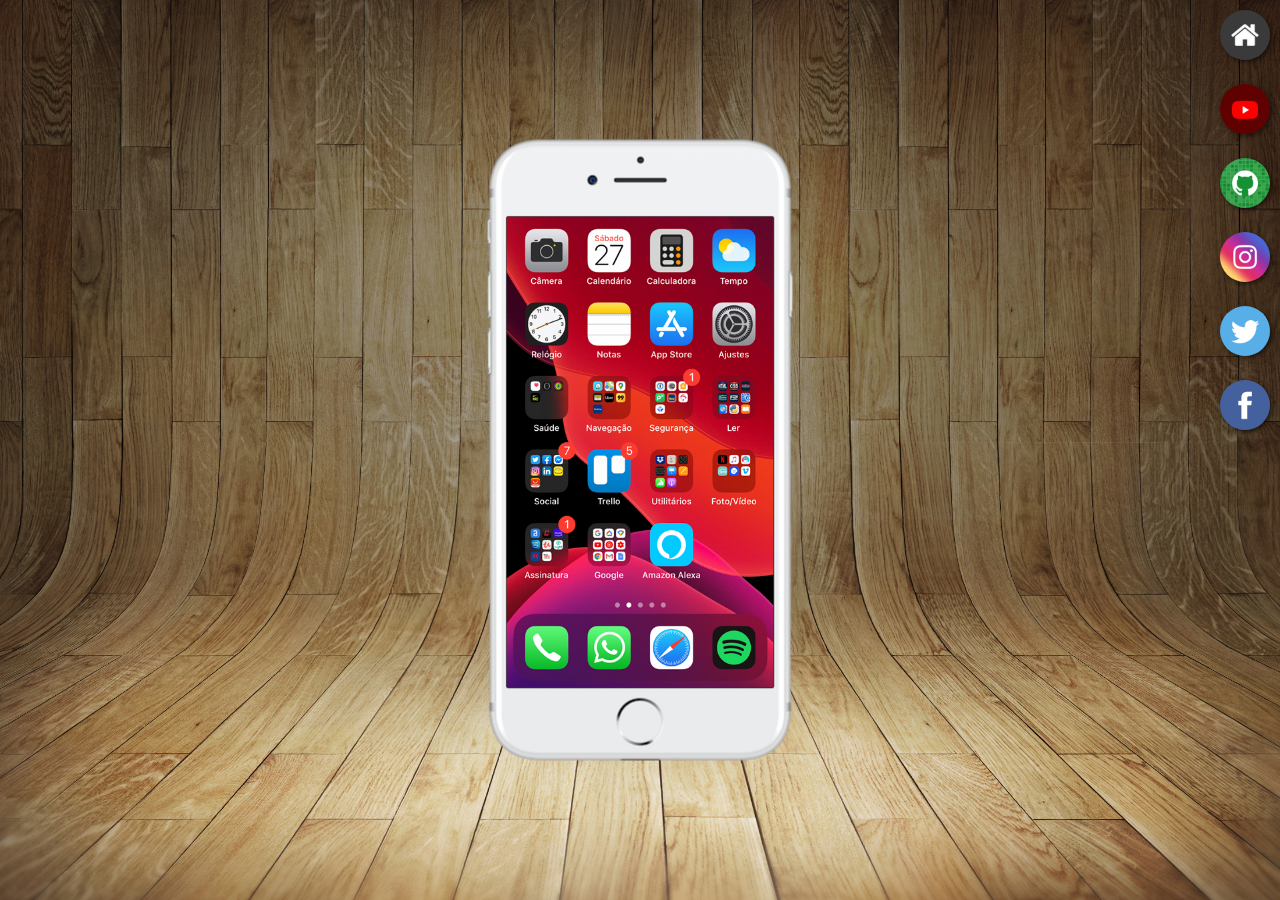
<file: index.html>
<!DOCTYPE html>
<html lang="pt-br">
<head>
    <meta charset="UTF-8">
    <meta name="viewport" content="width=device-width, initial-scale=1.0">
    <link rel="icon" href="./favicons/favicon.ico" type="image/x-icon">
    <link rel="stylesheet" href="estilos/style.css">
    <title>projeto redes sociais</title>
    
</head>
<body>
    <main>
        <section id="telefone">
            <iframe src="home.html" name="tela" id="tela" frameborder="0"></iframe>
        </section>

        <section id="redes-sociais">
            <a href="home.html" target="tela" id="tela-inicial">
                <img src="imagens/logo-home.jpg" alt="">
            </a><br>
            <a href="youtube.html" target="tela">
                <img src="imagens/logo-youtube.jpg" alt="">
            </a><br>
            <a href="github.html" target="tela">
                <img src="imagens/logo-github.jpg" alt="">
            </a><br>
            <a href="instagram.html" target="tela">
                <img src="imagens/logo-instagram.jpg" alt="">
            </a><br>
            <a href="twitter.html" target="tela">
                <img src="imagens/logo-twitter.jpg" alt="">
            </a><br>
            <a href="facebook.html" target="tela">
                <img src="imagens/logo-facebook.jpg" alt="">
            </a><br>
        </section>
    </main>
    
</body>
</html>
</file>
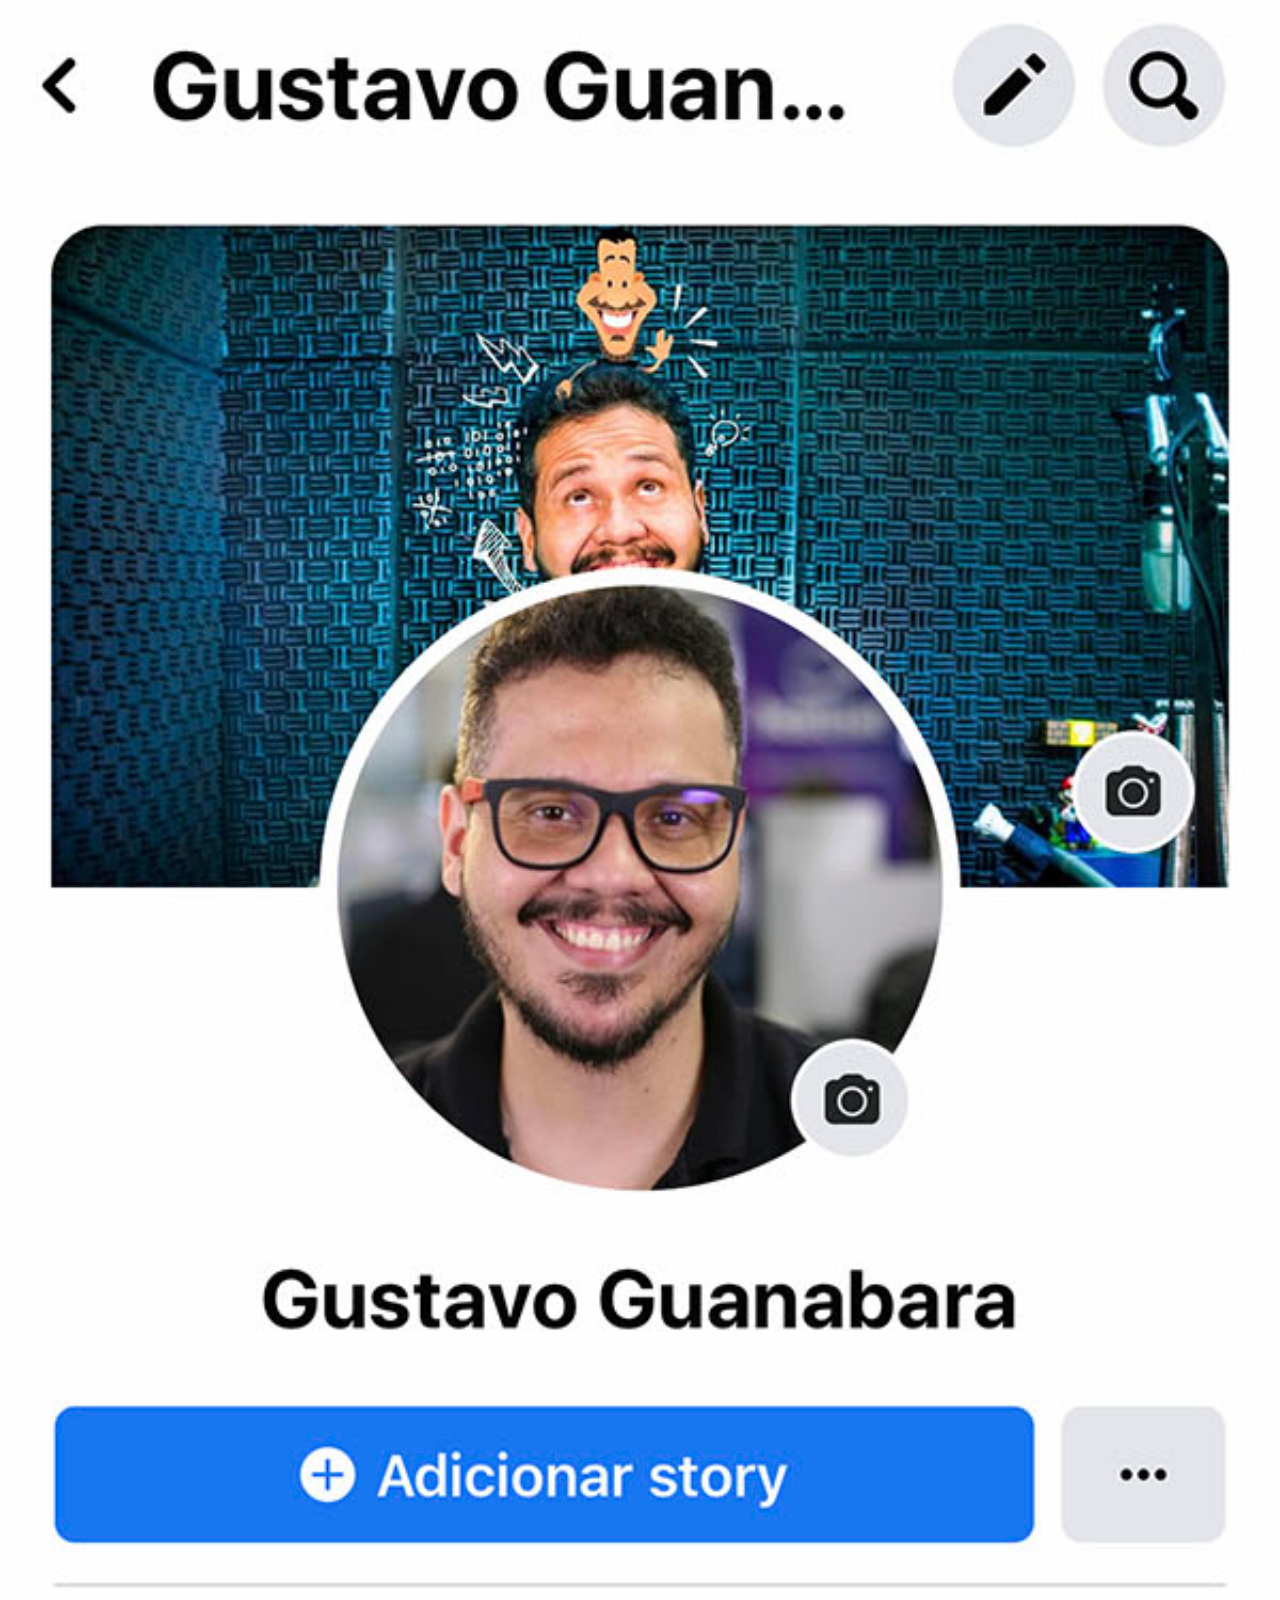
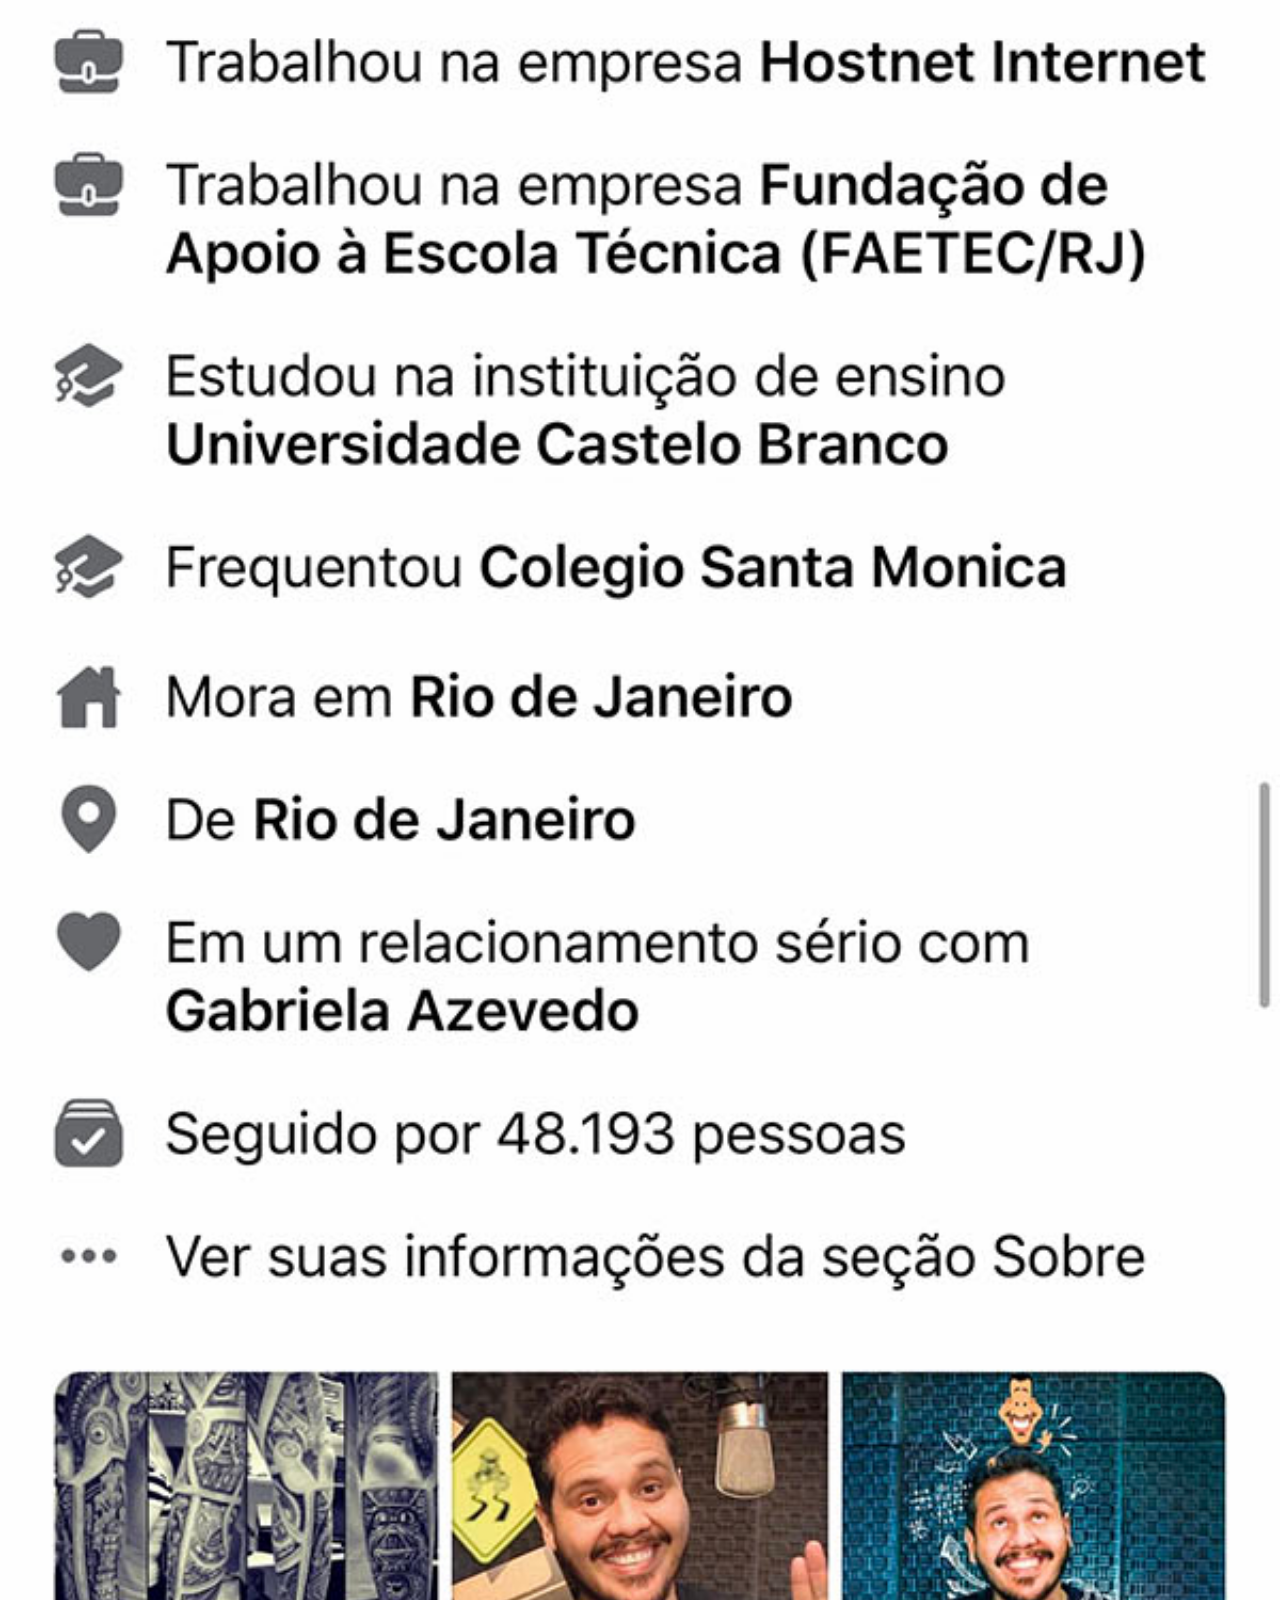
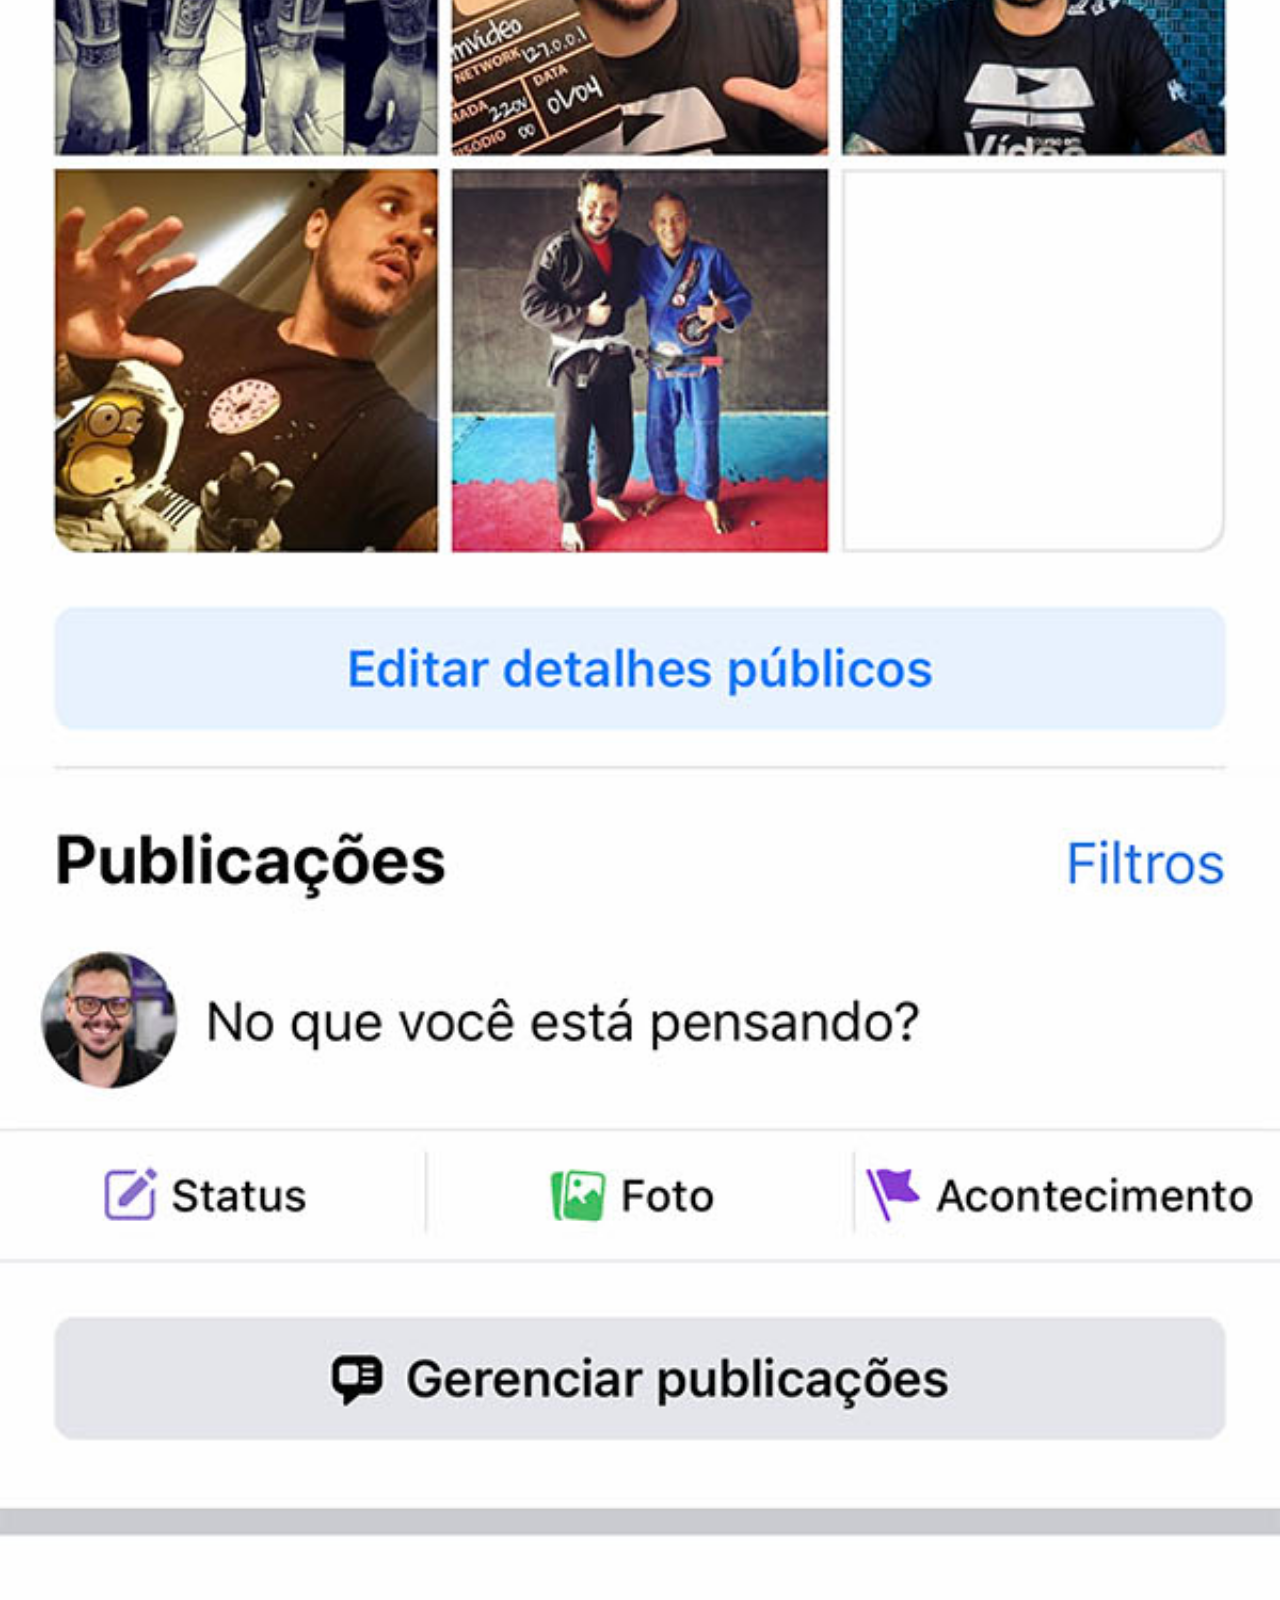
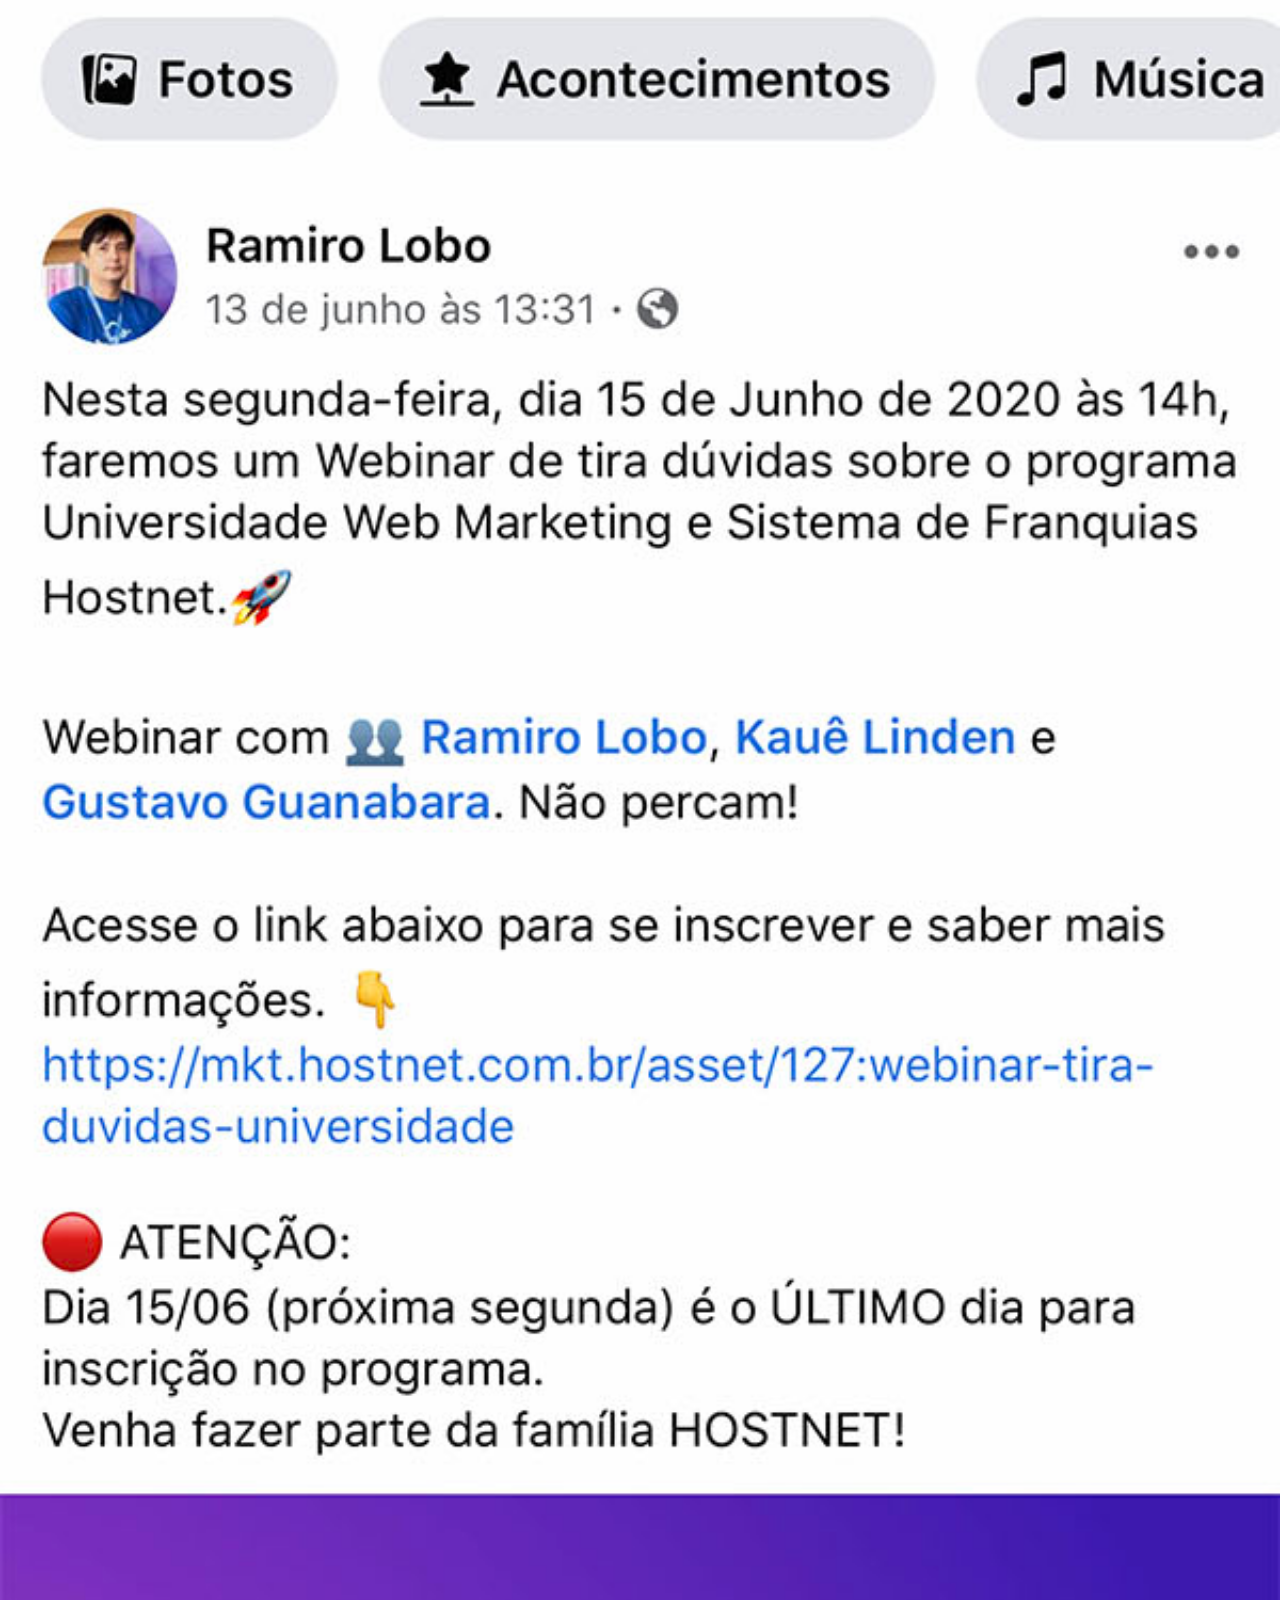
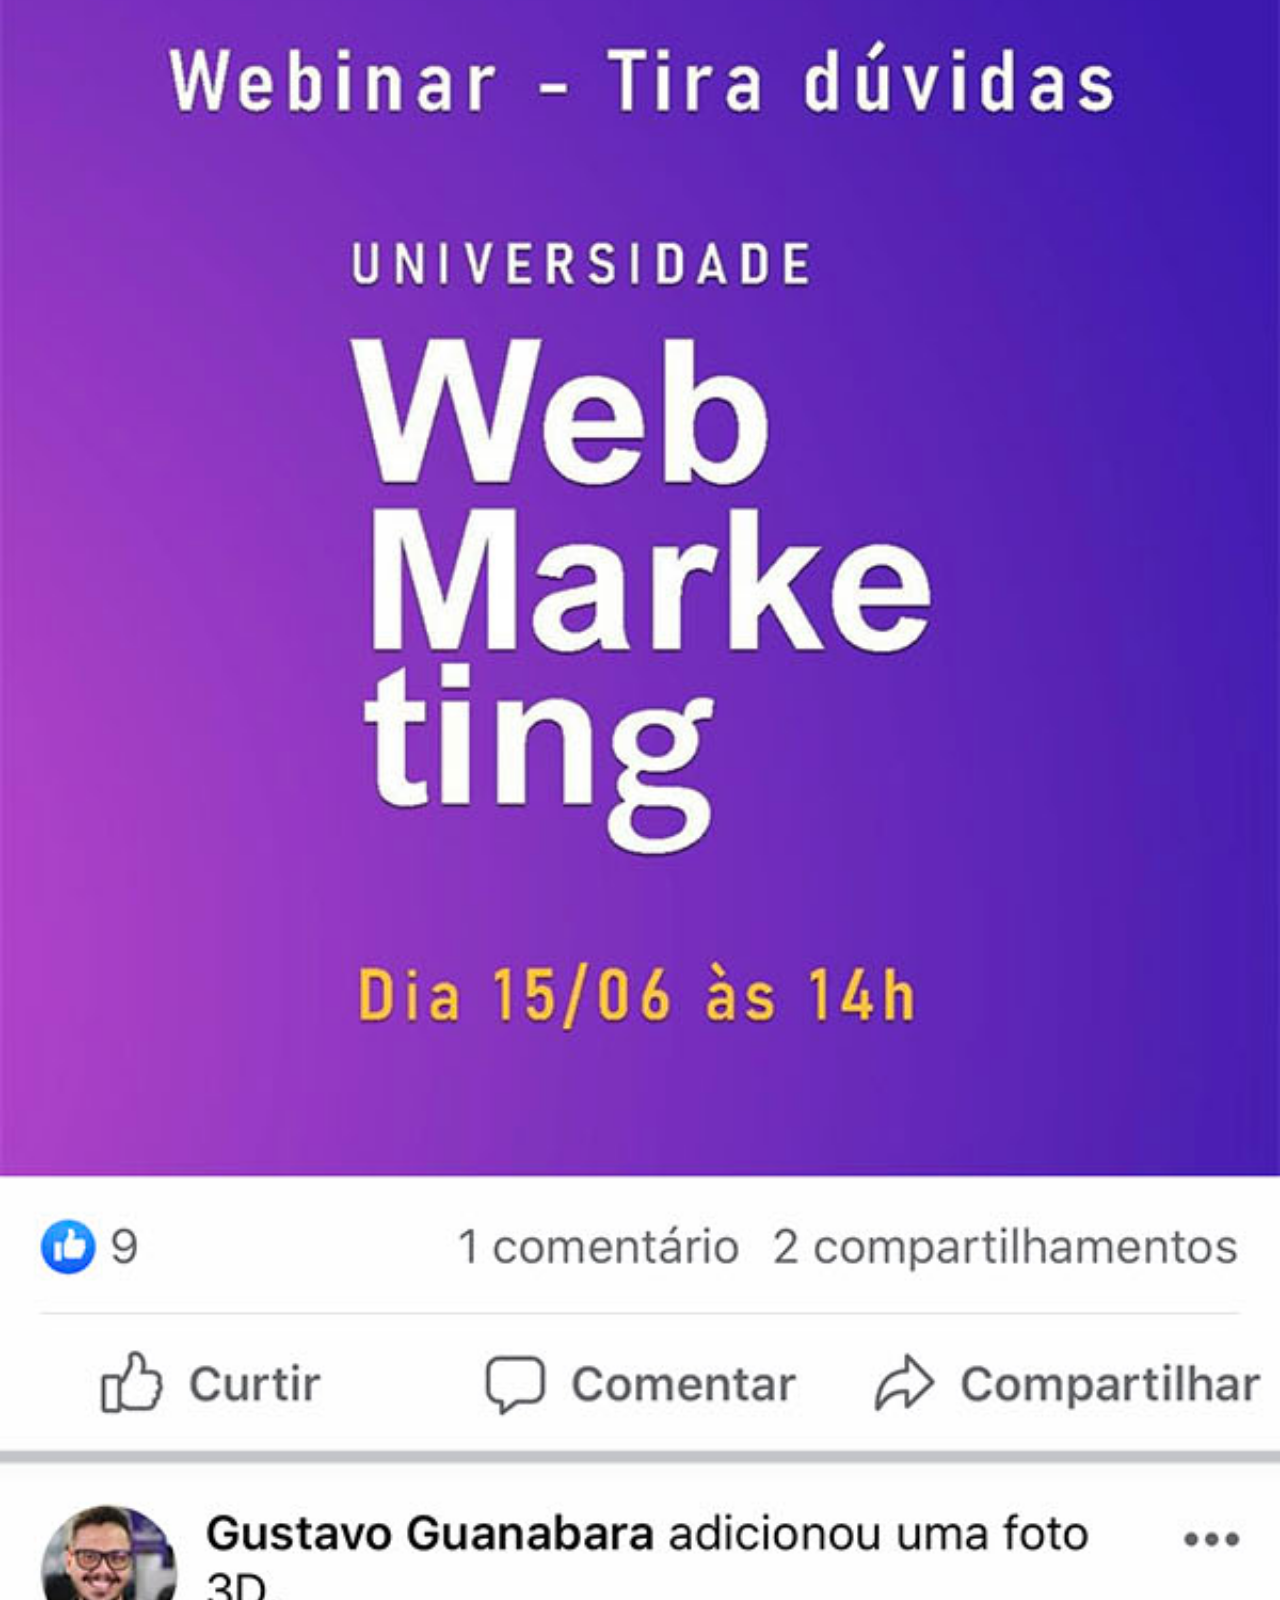
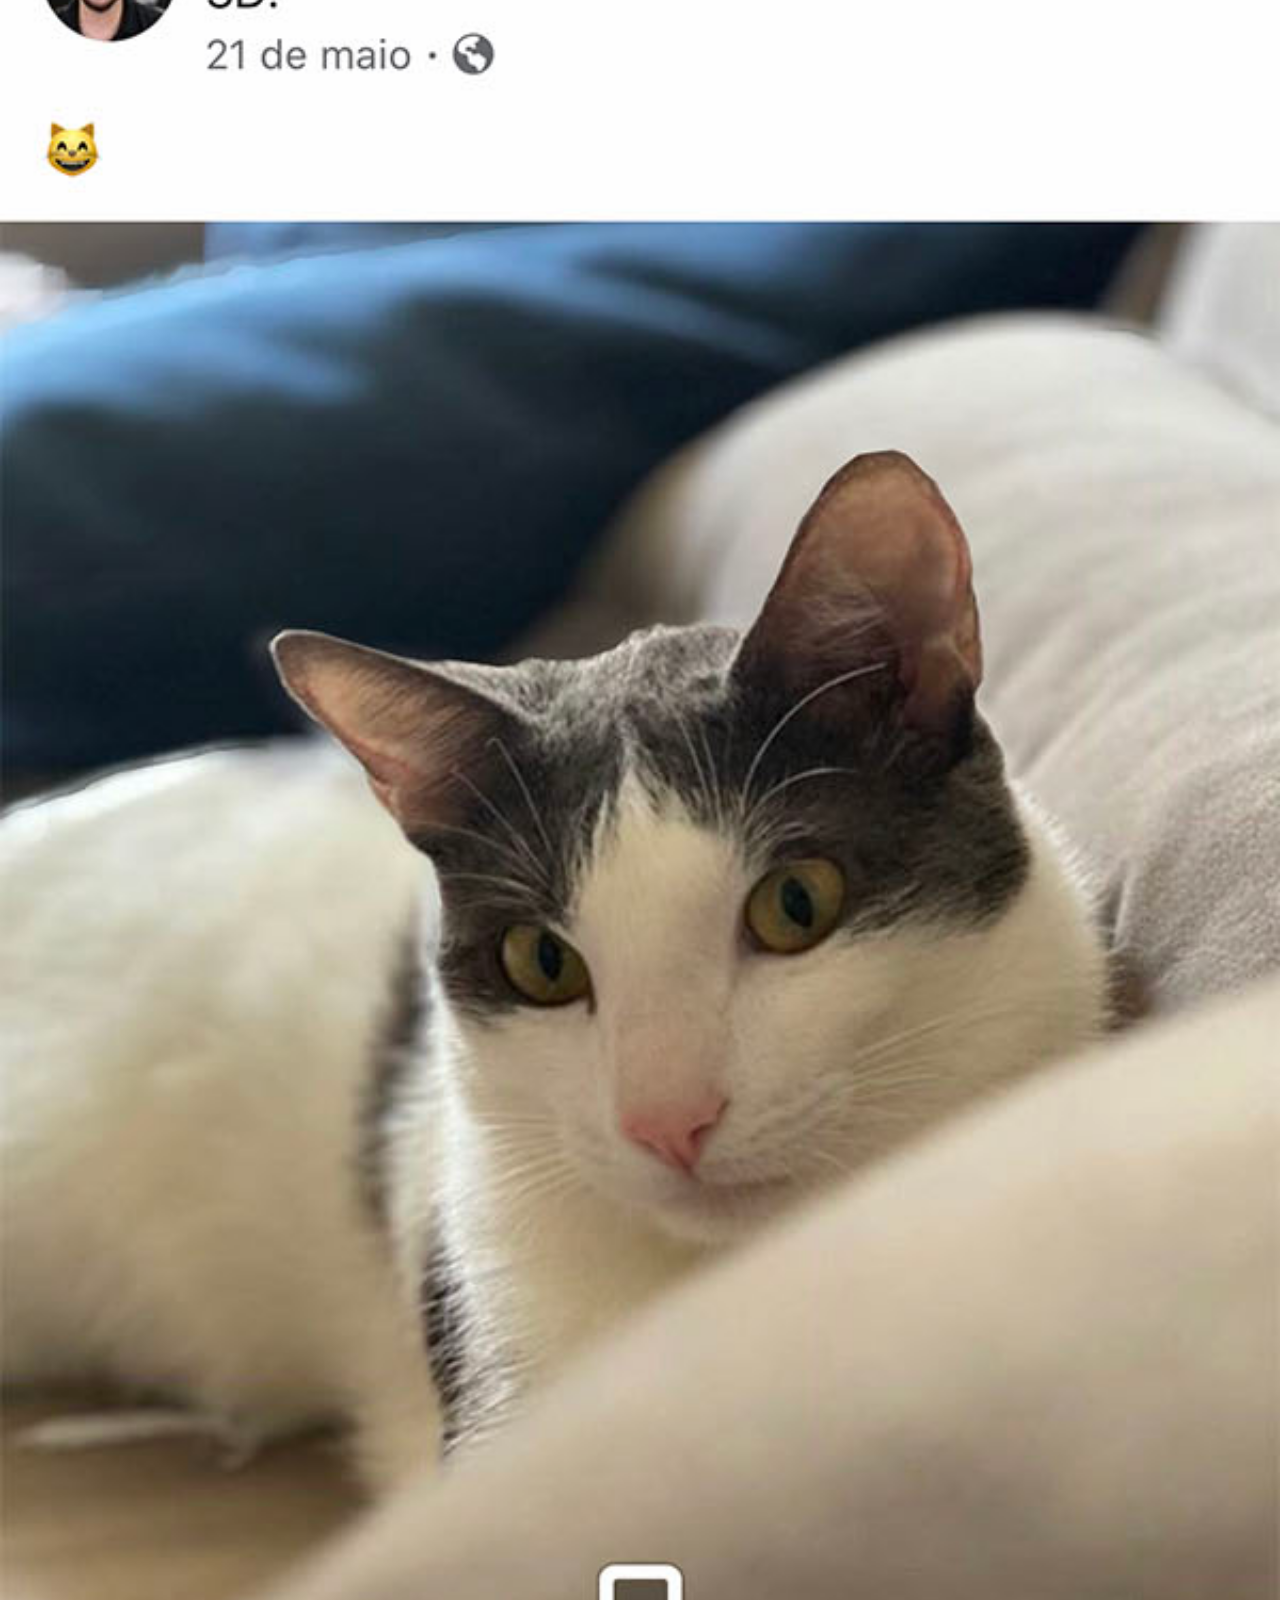
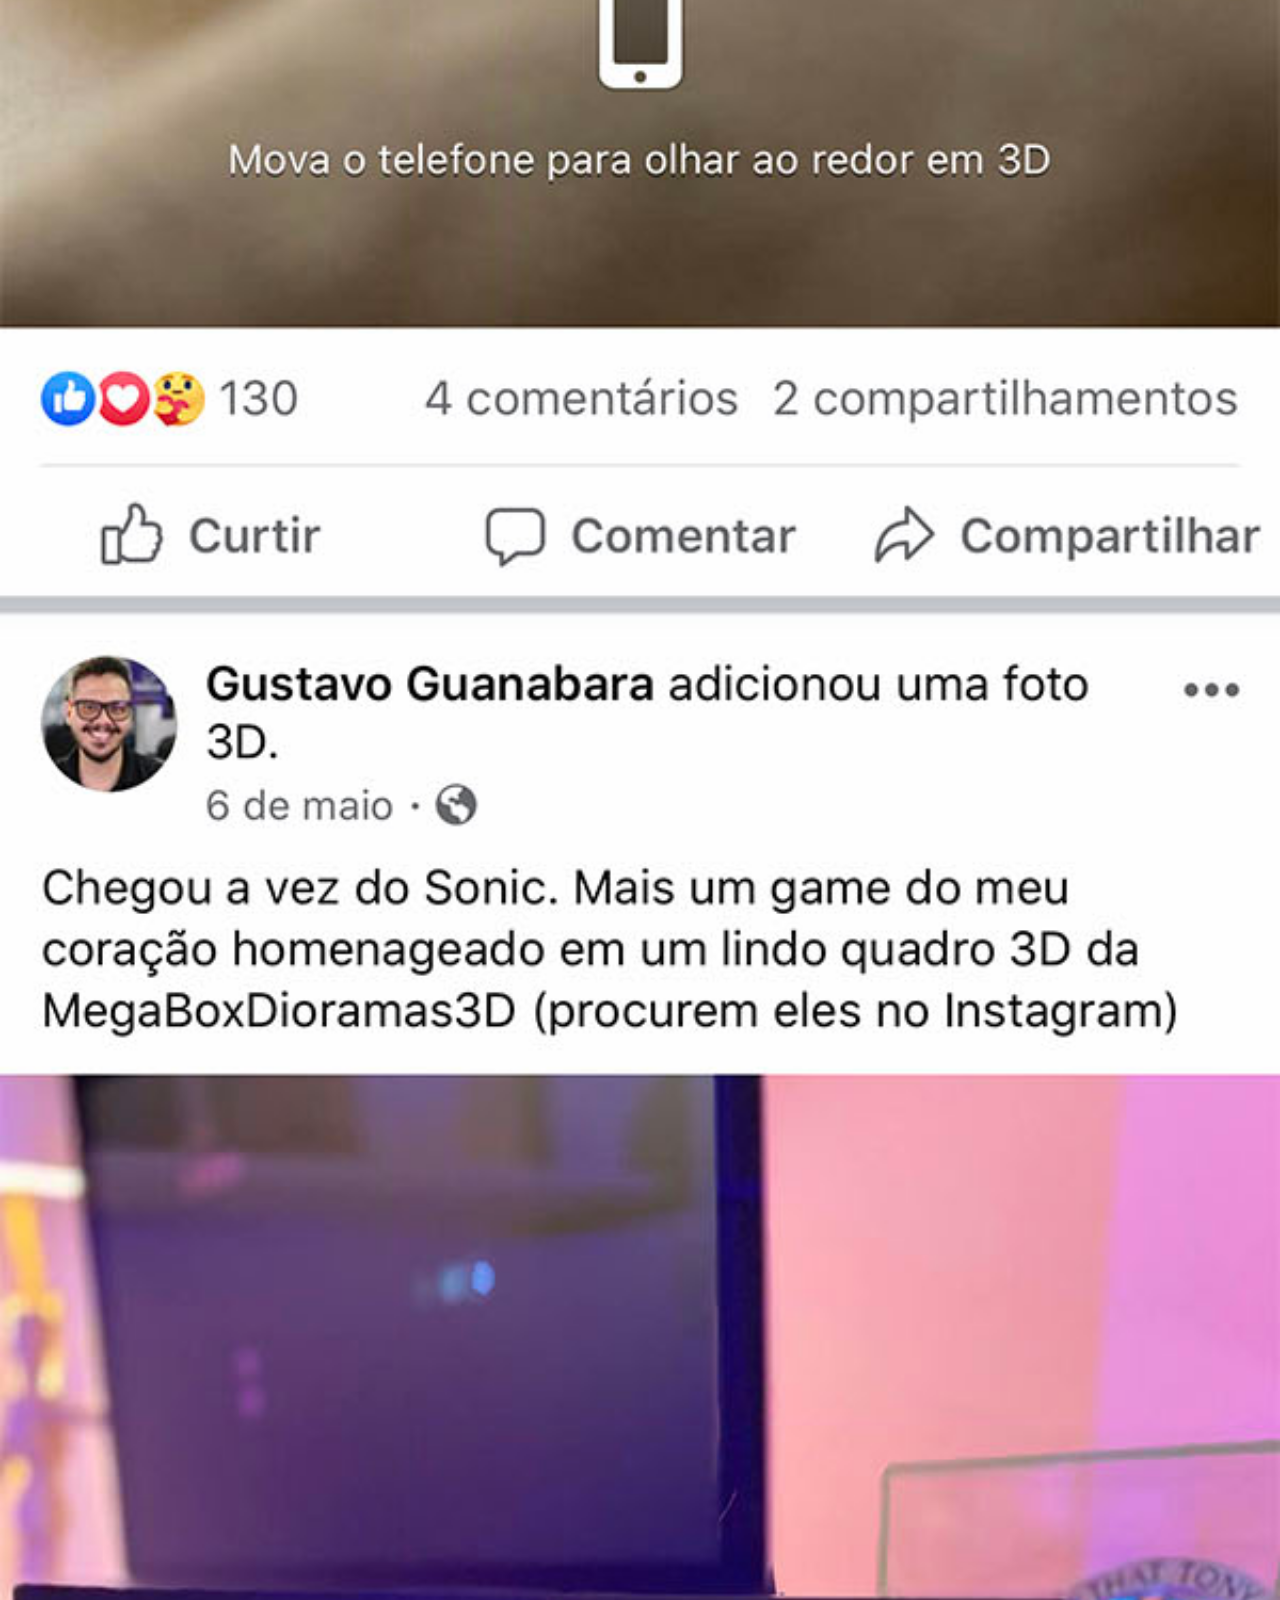
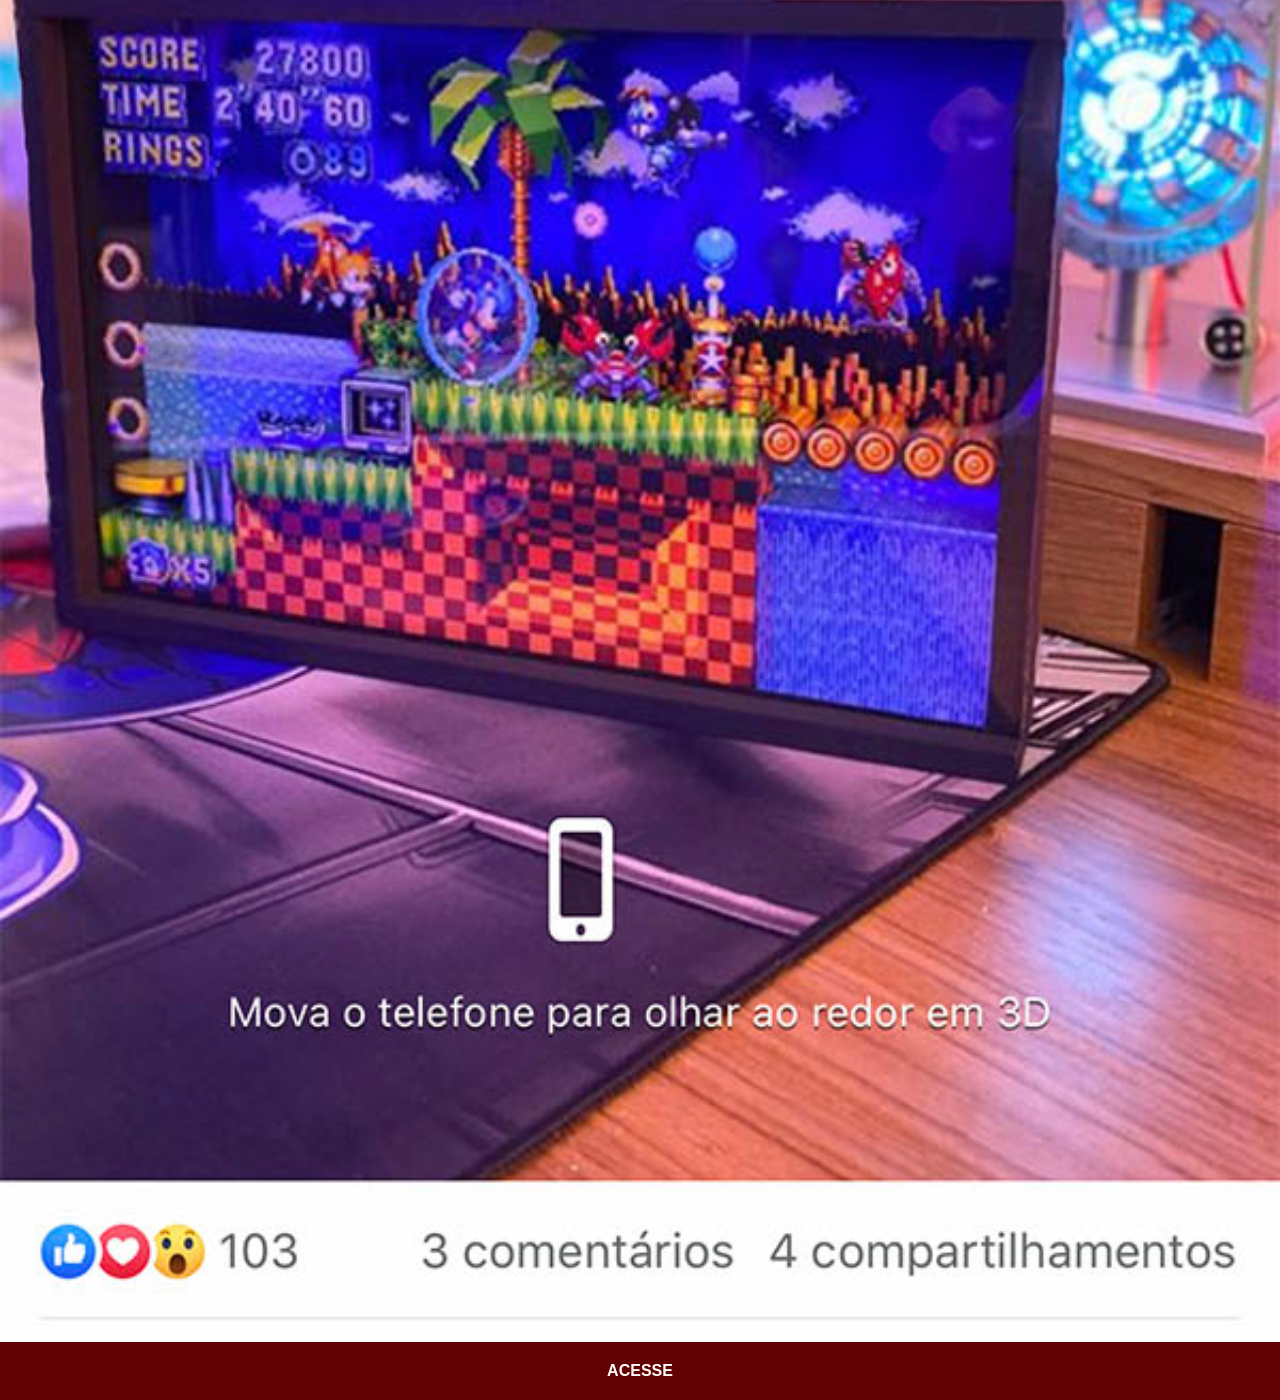
<file: facebook.html>
<!DOCTYPE html>
<html lang="pt-br">
<head>
    <meta charset="UTF-8">
    <meta name="viewport" content="width=device-width, initial-scale=1.0">
    <title>facebok</title>
    <link rel="stylesheet" href="estilos/style.social.css">
</head>
<body>
    <img src="imagens/tela-facebook.jpg" alt="tela-facebook">
    <a href="https://www.facebook.com/gustavoguanabara/?locale=pt_BR" target="_blank">ACESSE</a>
</body>
</html>
</file>
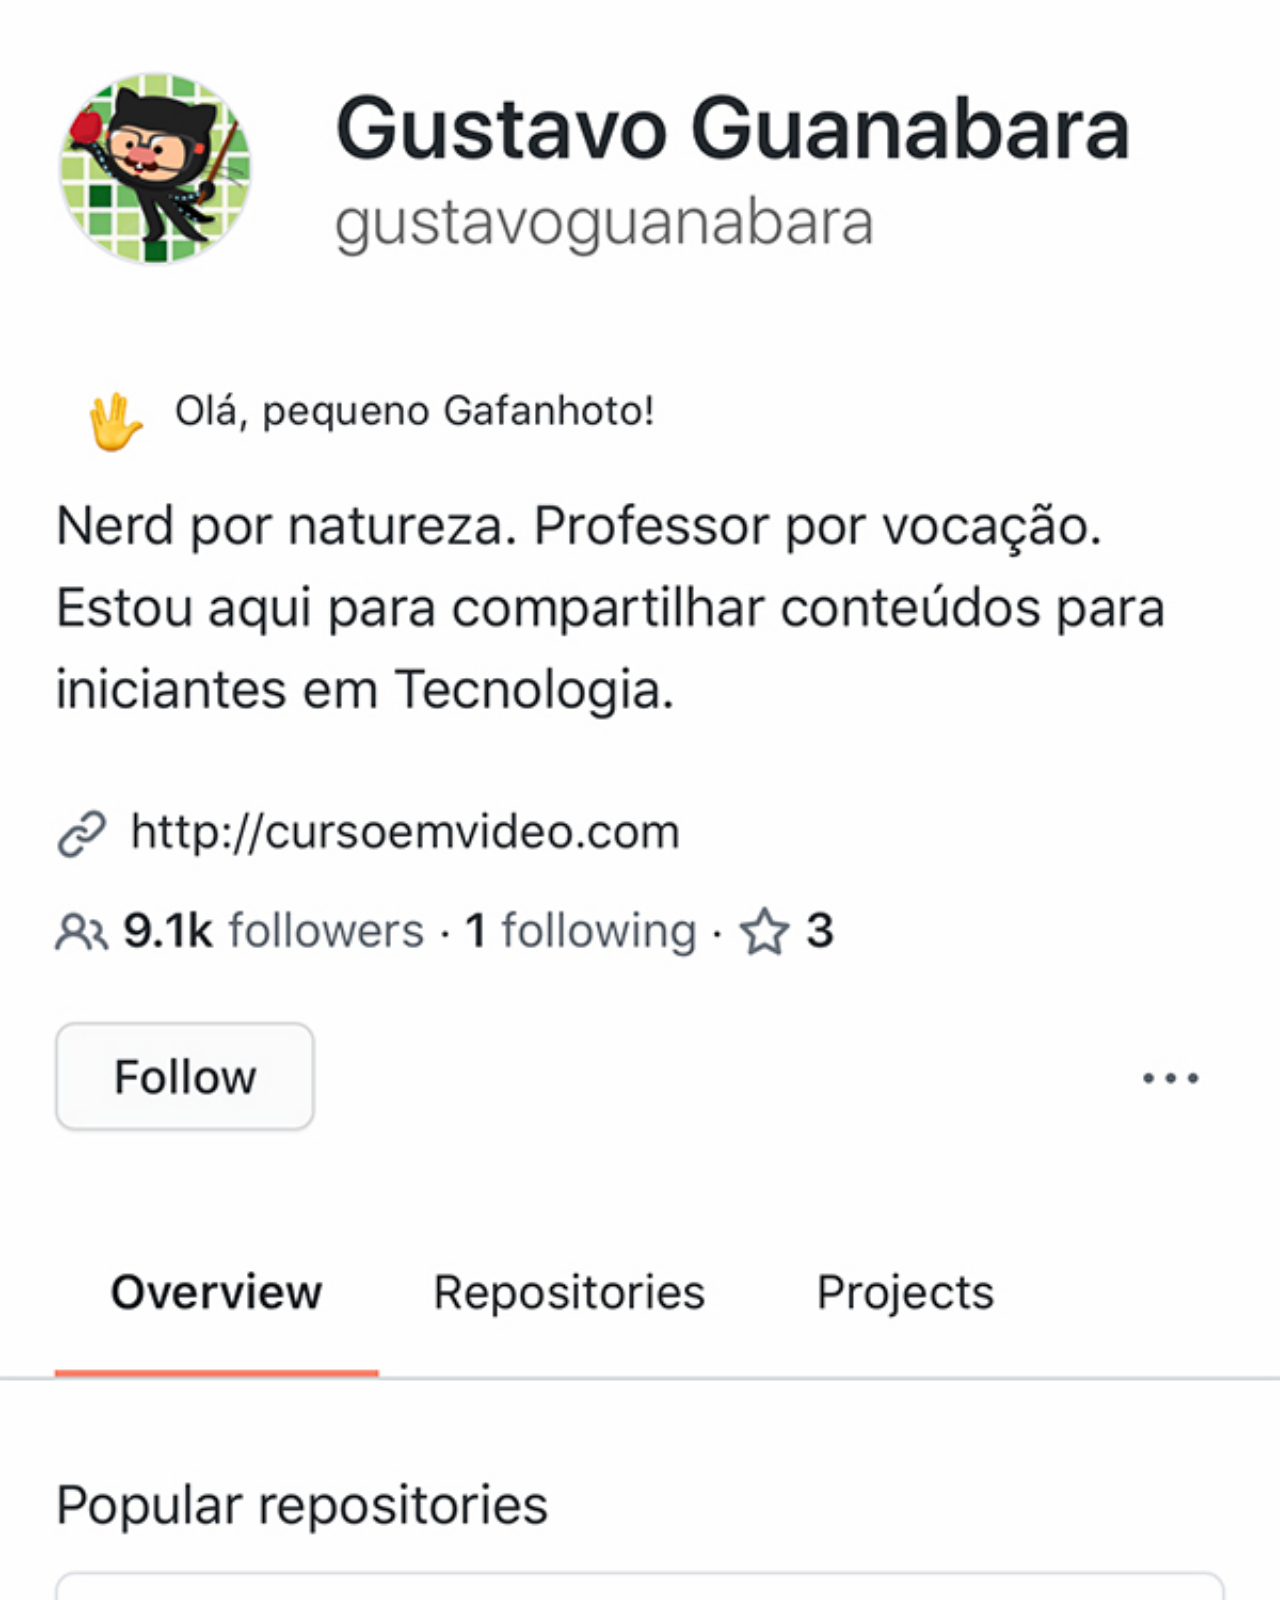
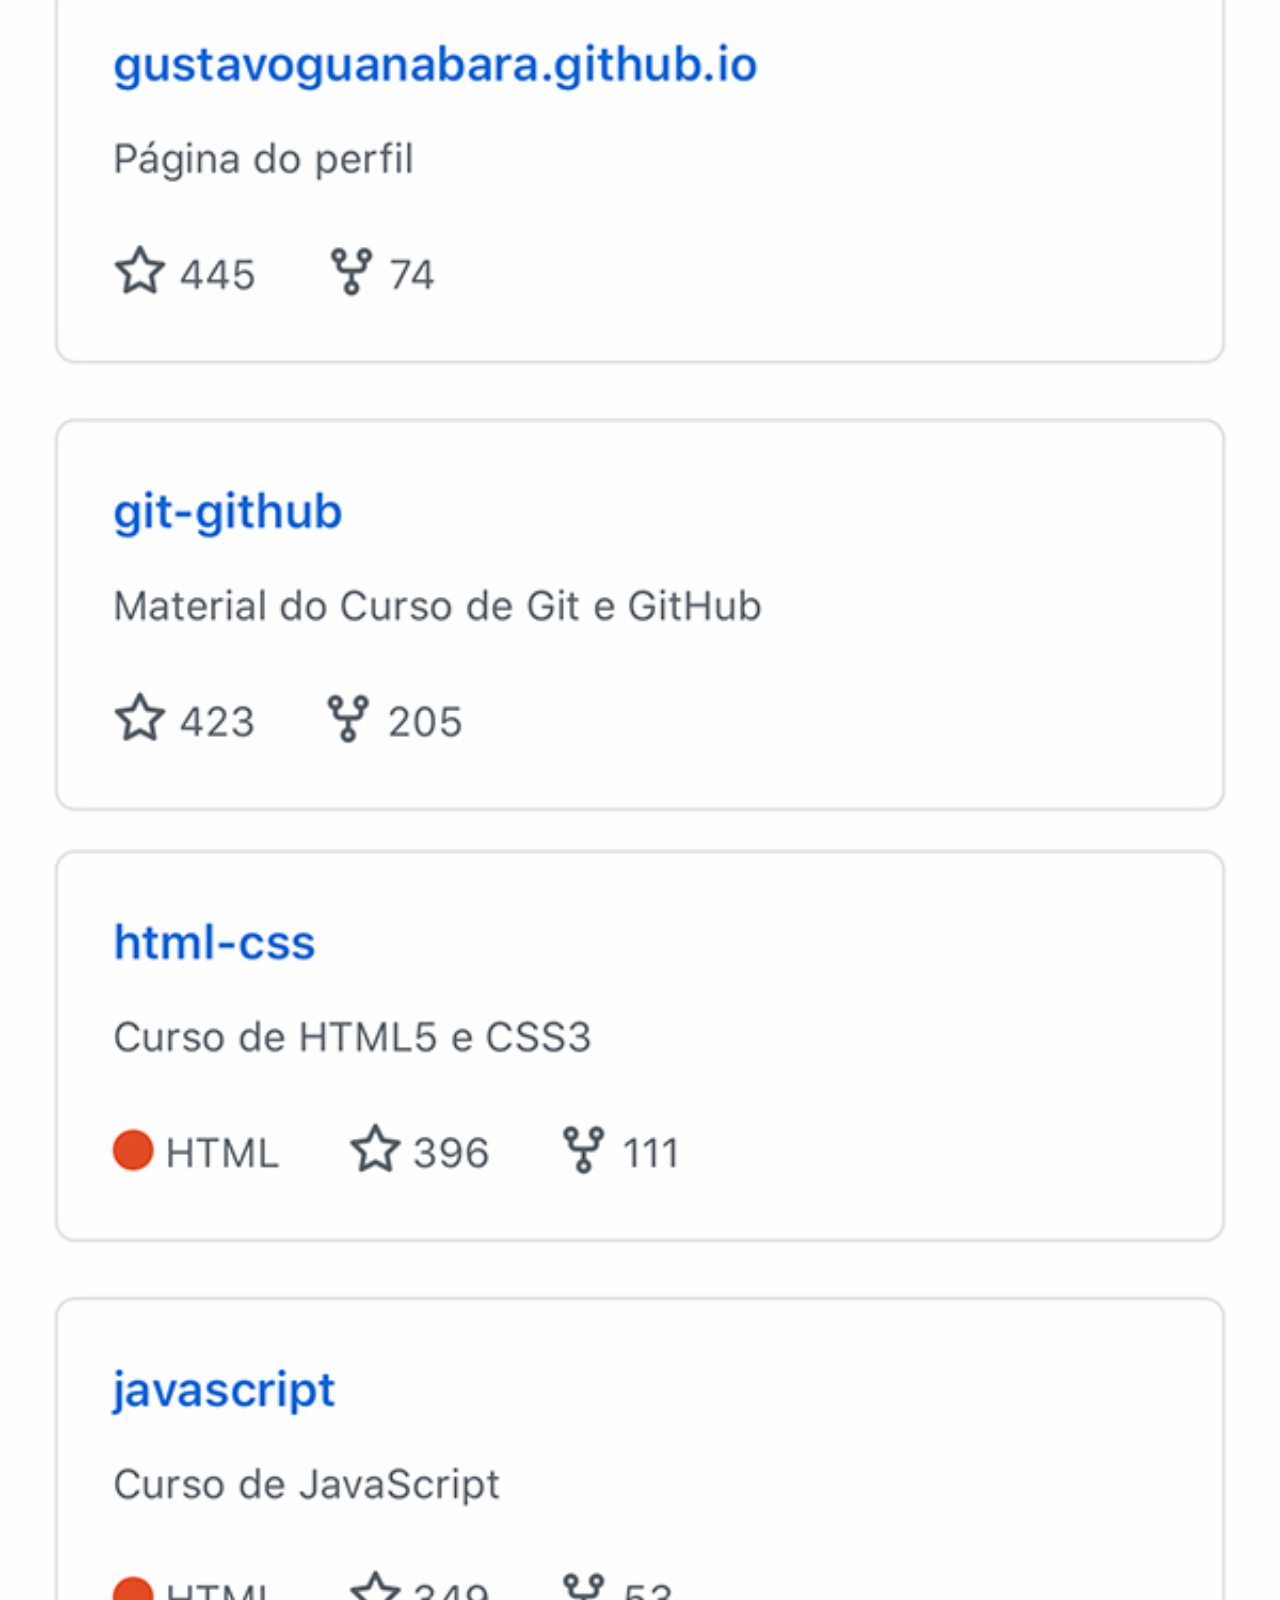
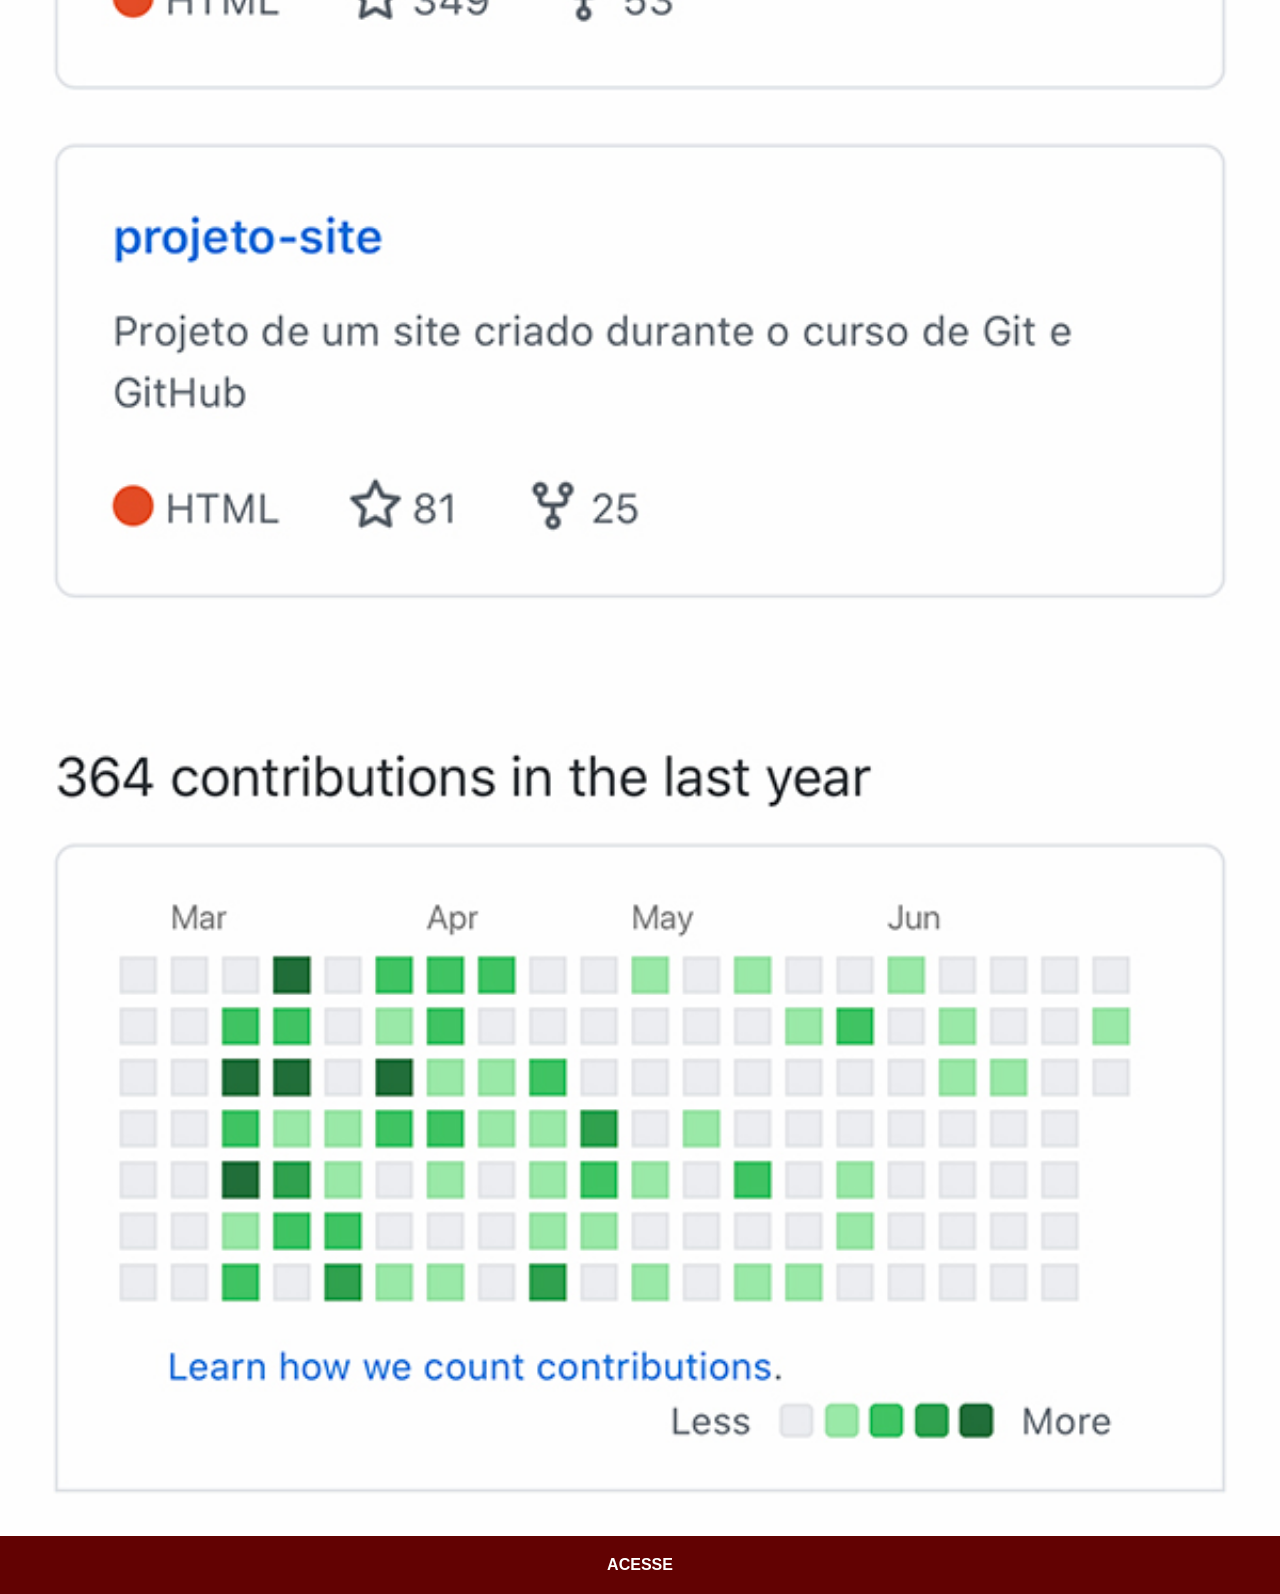
<file: github.html>
<!DOCTYPE html>
<html lang="pt-br">
<head>
    <meta charset="UTF-8">
    <meta name="viewport" content="width=device-width, initial-scale=1.0">
    <title>github</title>
    <link rel="stylesheet" href="estilos/style.social.css">
</head>
<body>
    <img src="imagens/tela-github.jpg" alt="tela-github">
    <a href="https://github.com/gustavoguanabara" target="_blank">ACESSE</a>
</body>
</html>
</file>
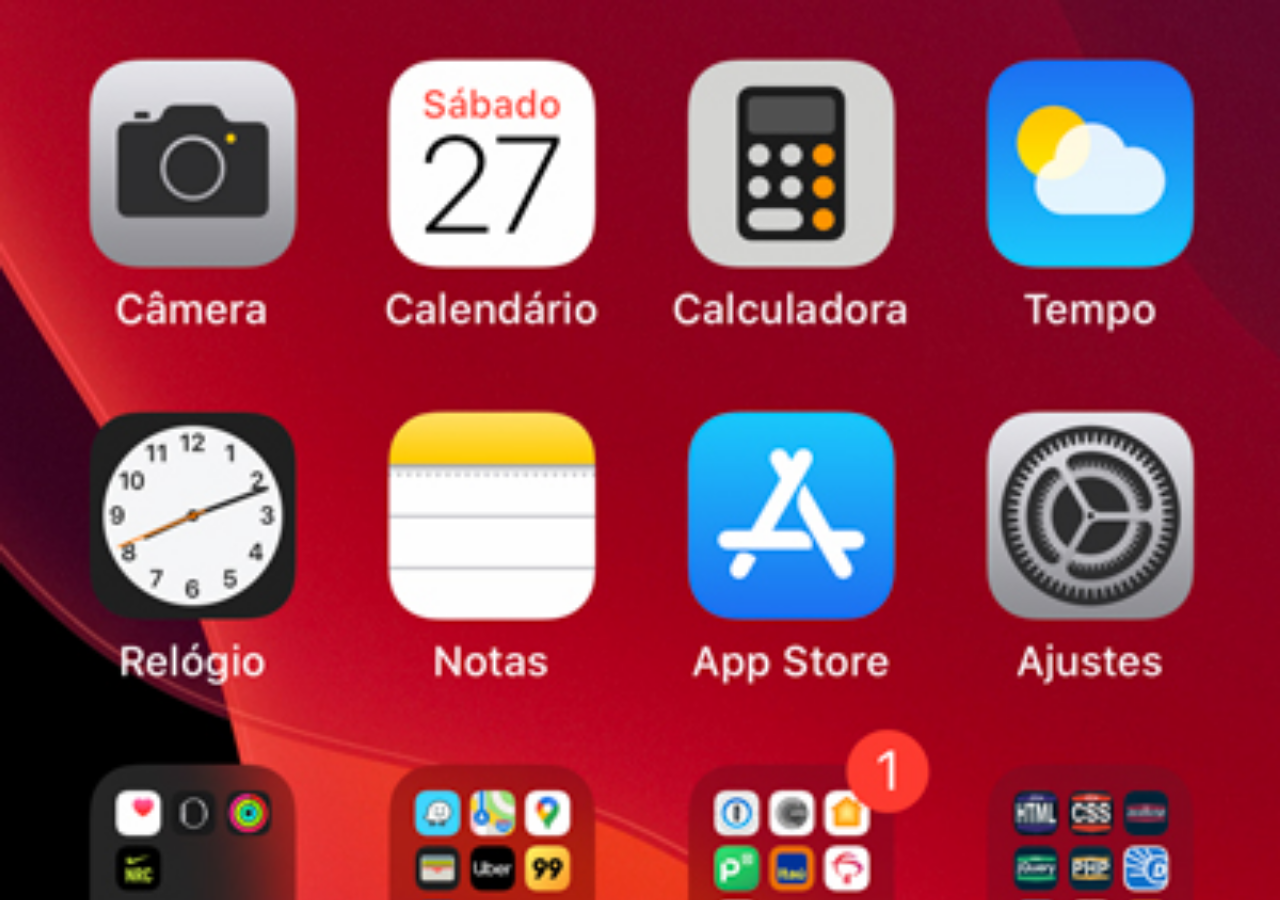
<file: home.html>
<!DOCTYPE html>
<html lang="pt-br">
<head>
    <meta charset="UTF-8">
    <meta name="viewport" content="width=device-width, initial-scale=1.0">
    <title>Home</title>
    <style>
        *{
            margin: 0px;
            padding: 0px;
        }

        body{
            width: 100vw;
            height: 100vh;
            background: black url('imagens/tela-home.jpg') no-repeat top center;
            background-size: cover;
            background-attachment: fixed;
        }

    </style>
</head>
<body>
    
</body>
</html>
</file>
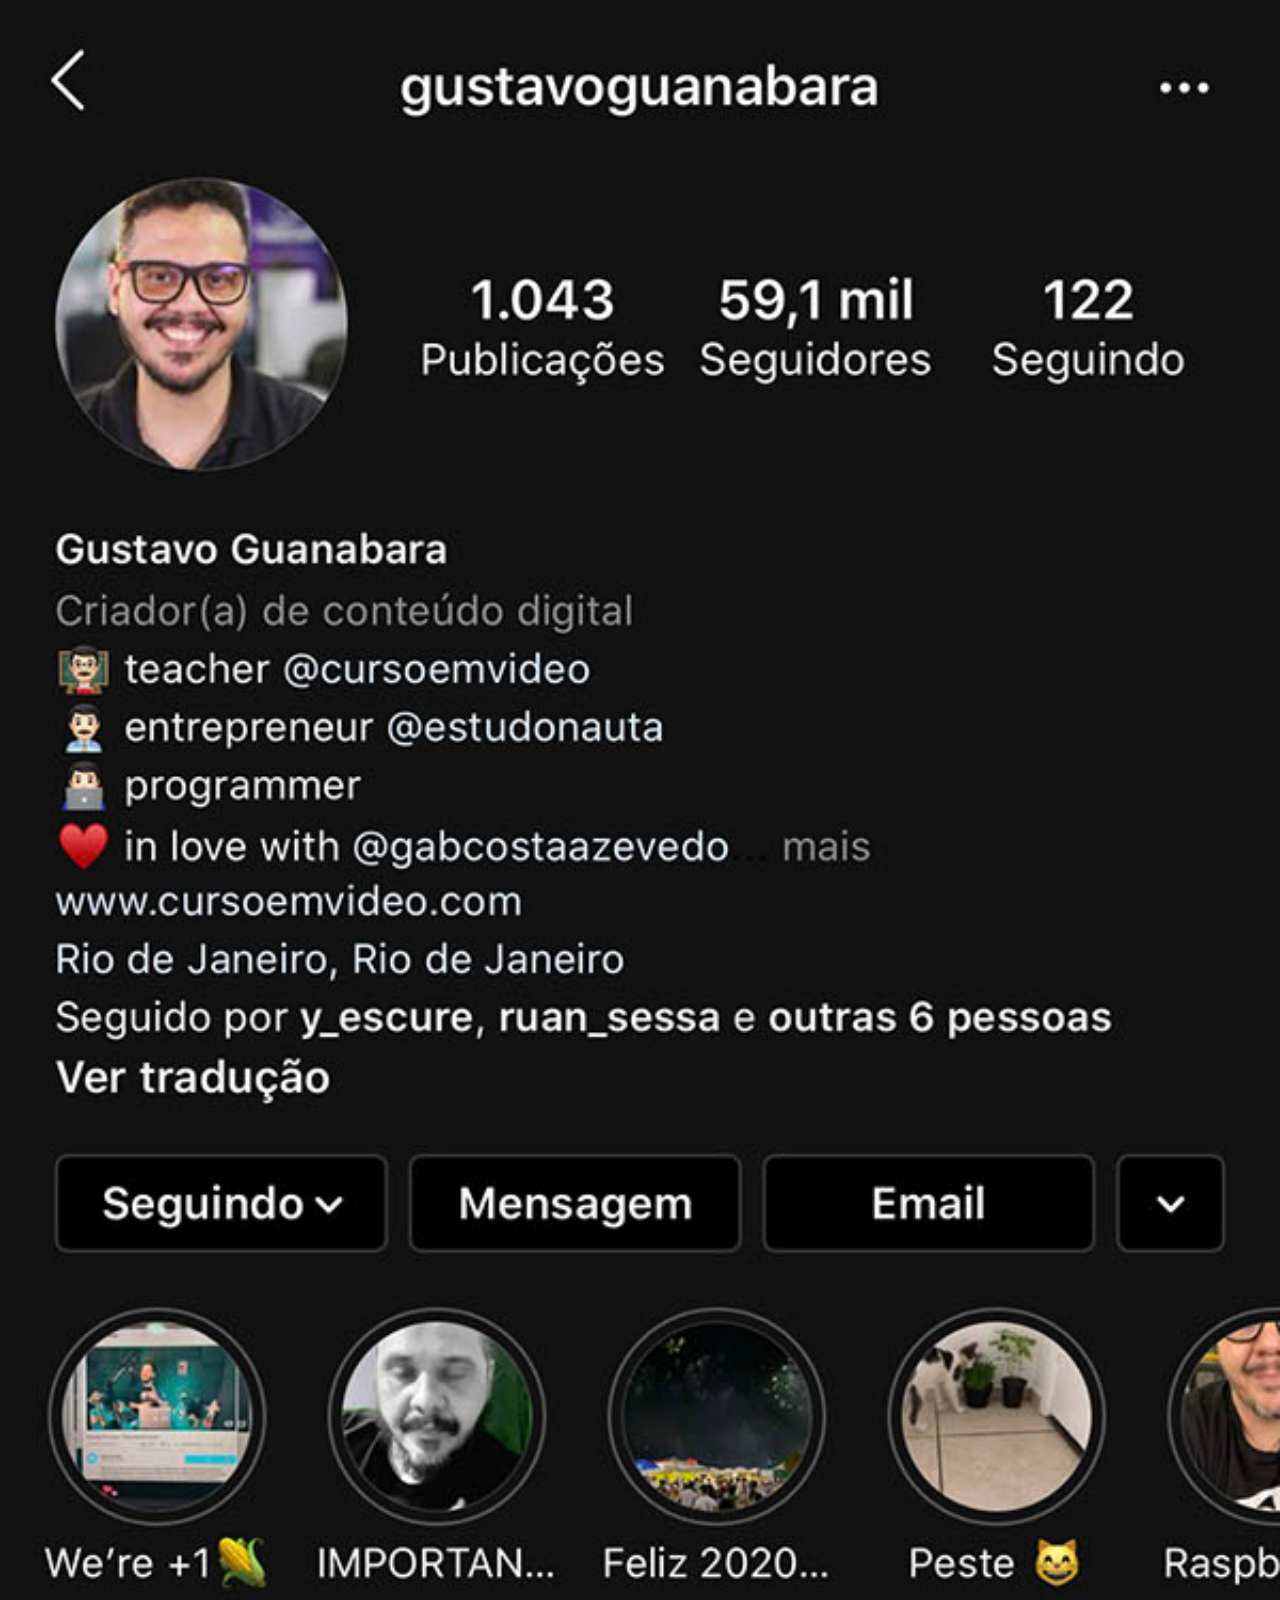
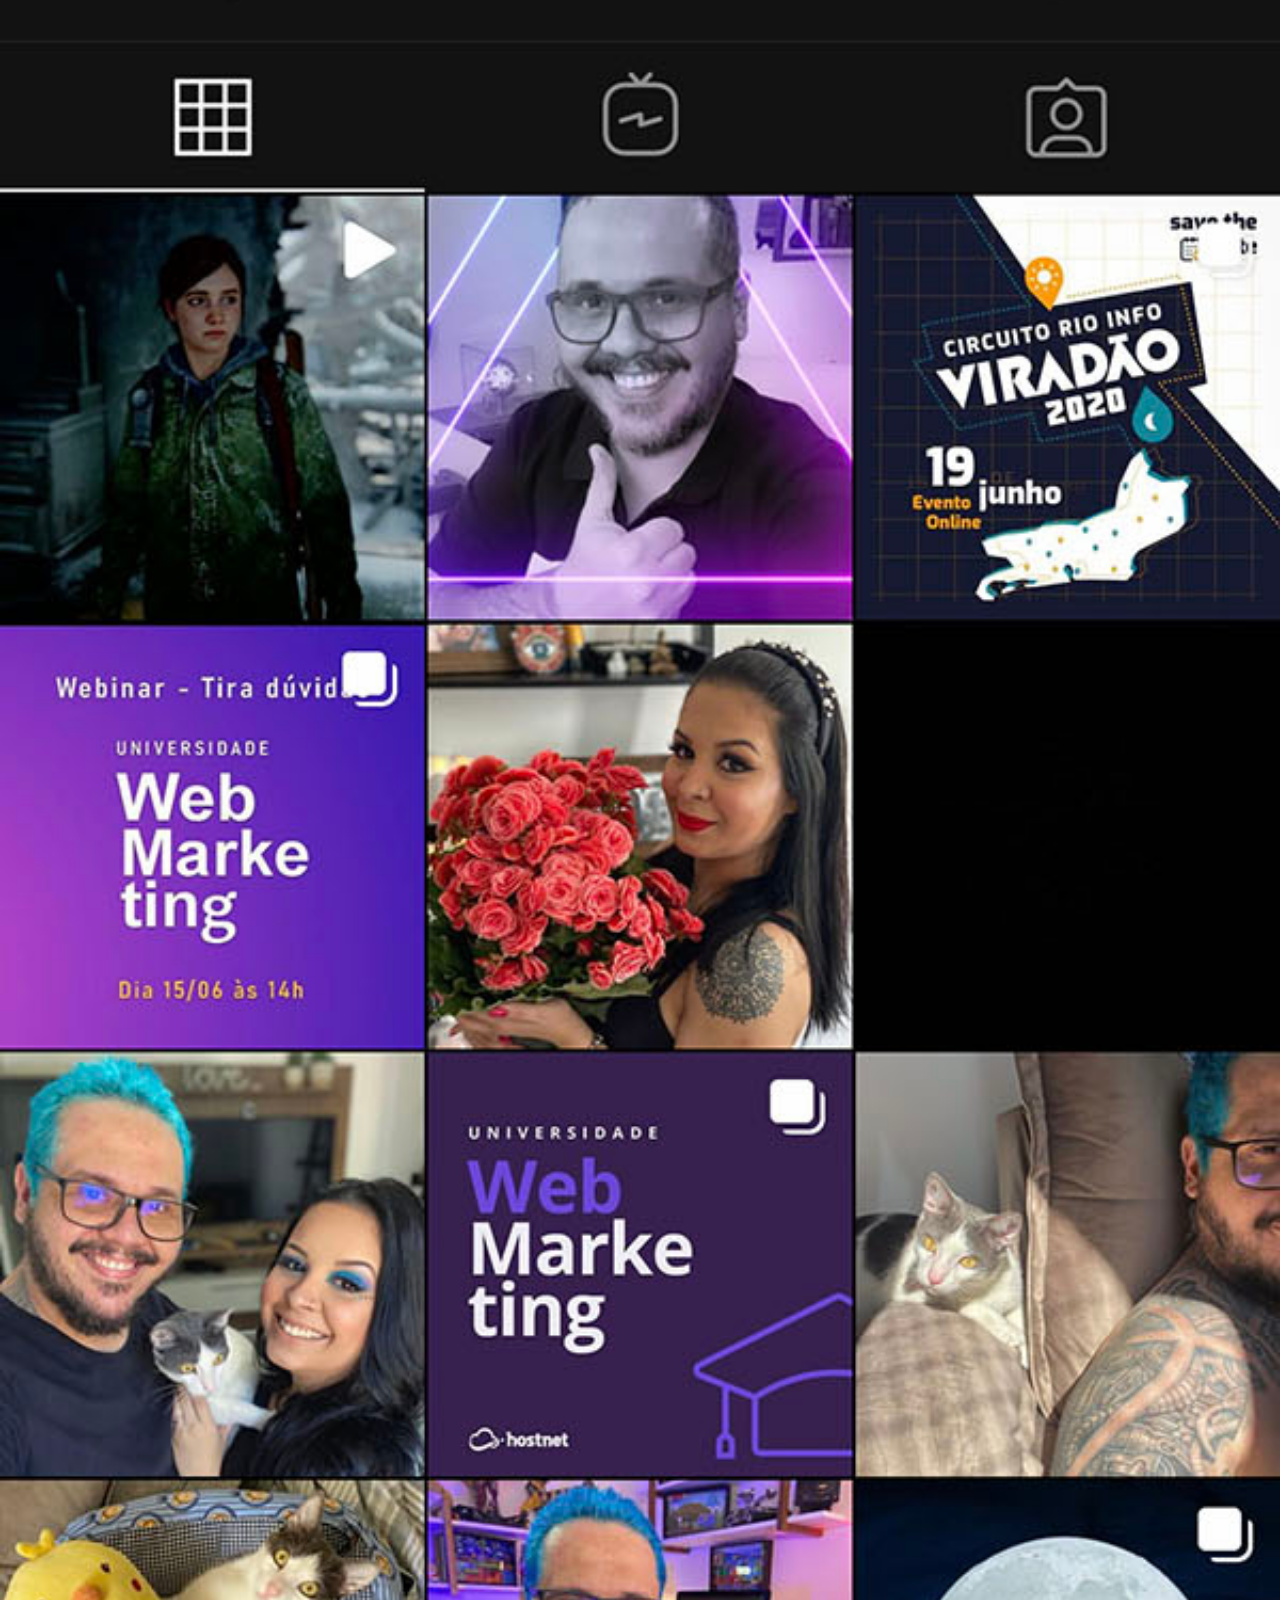
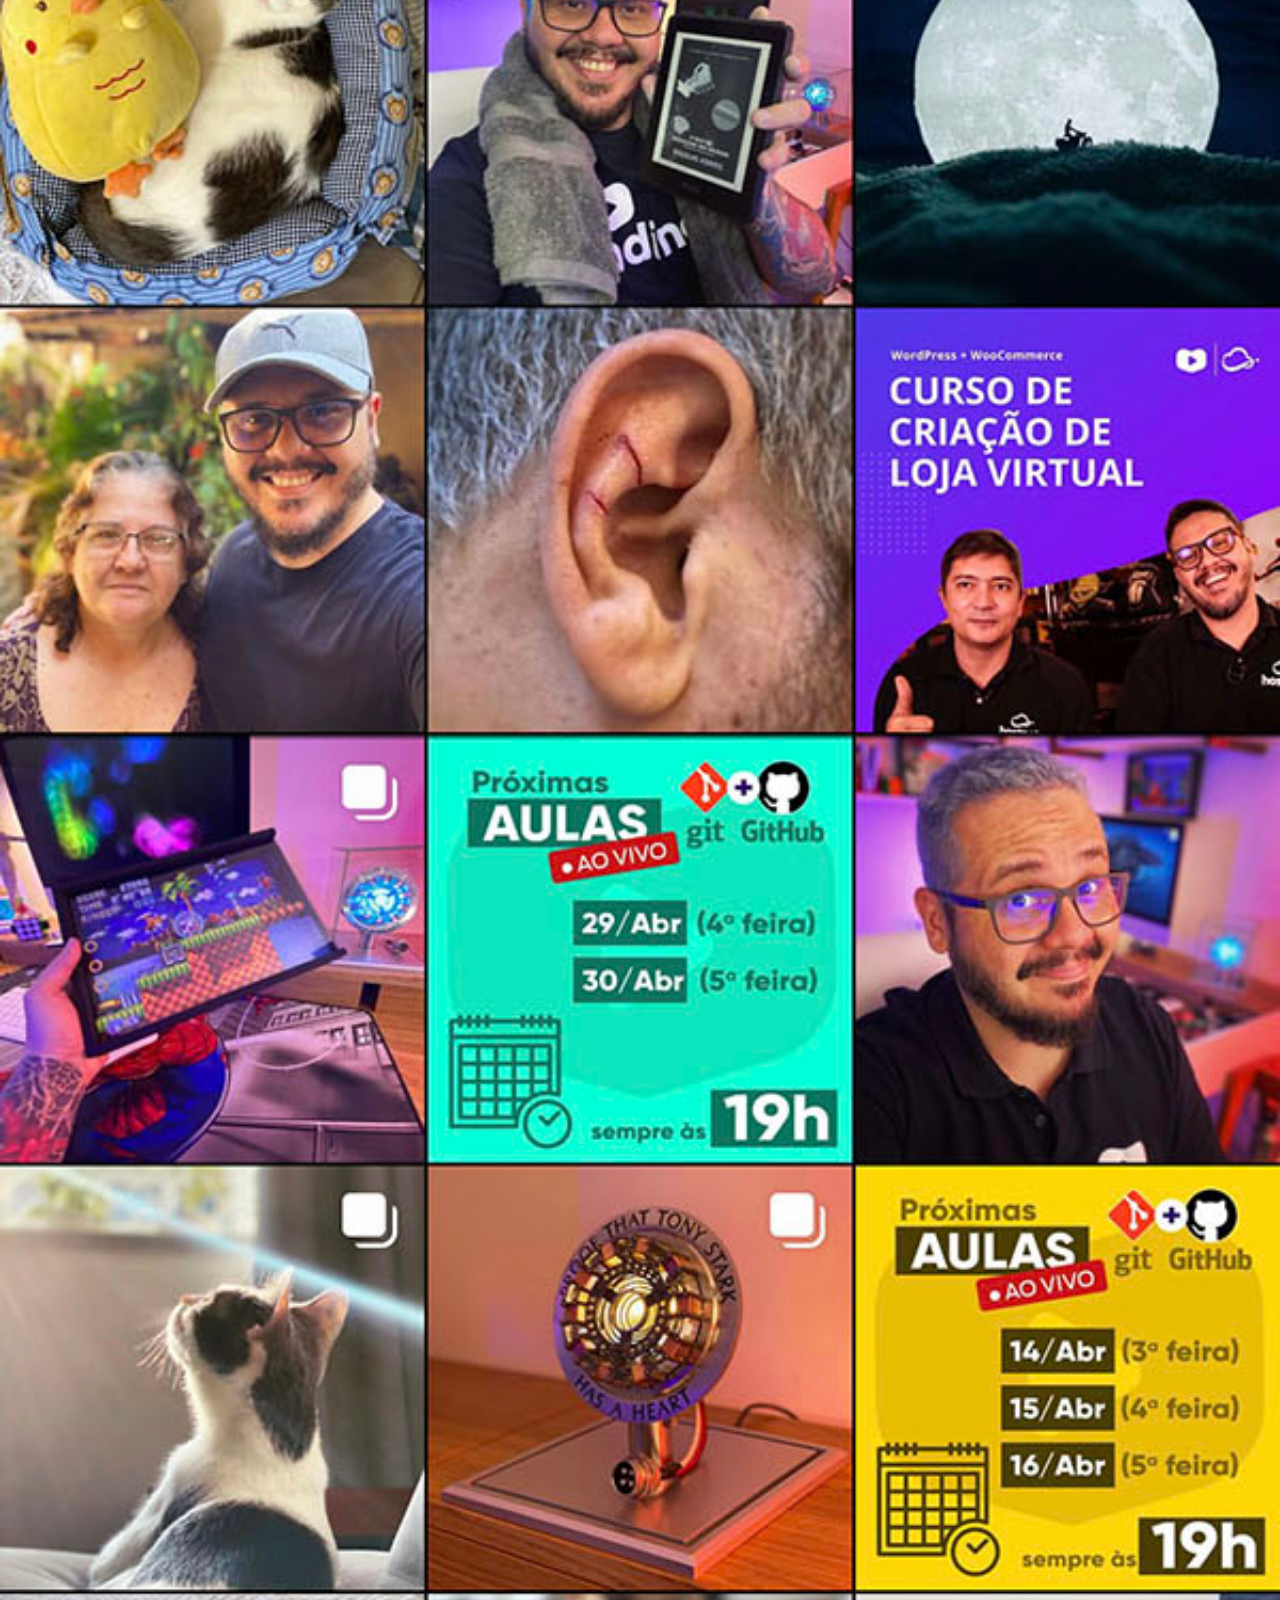
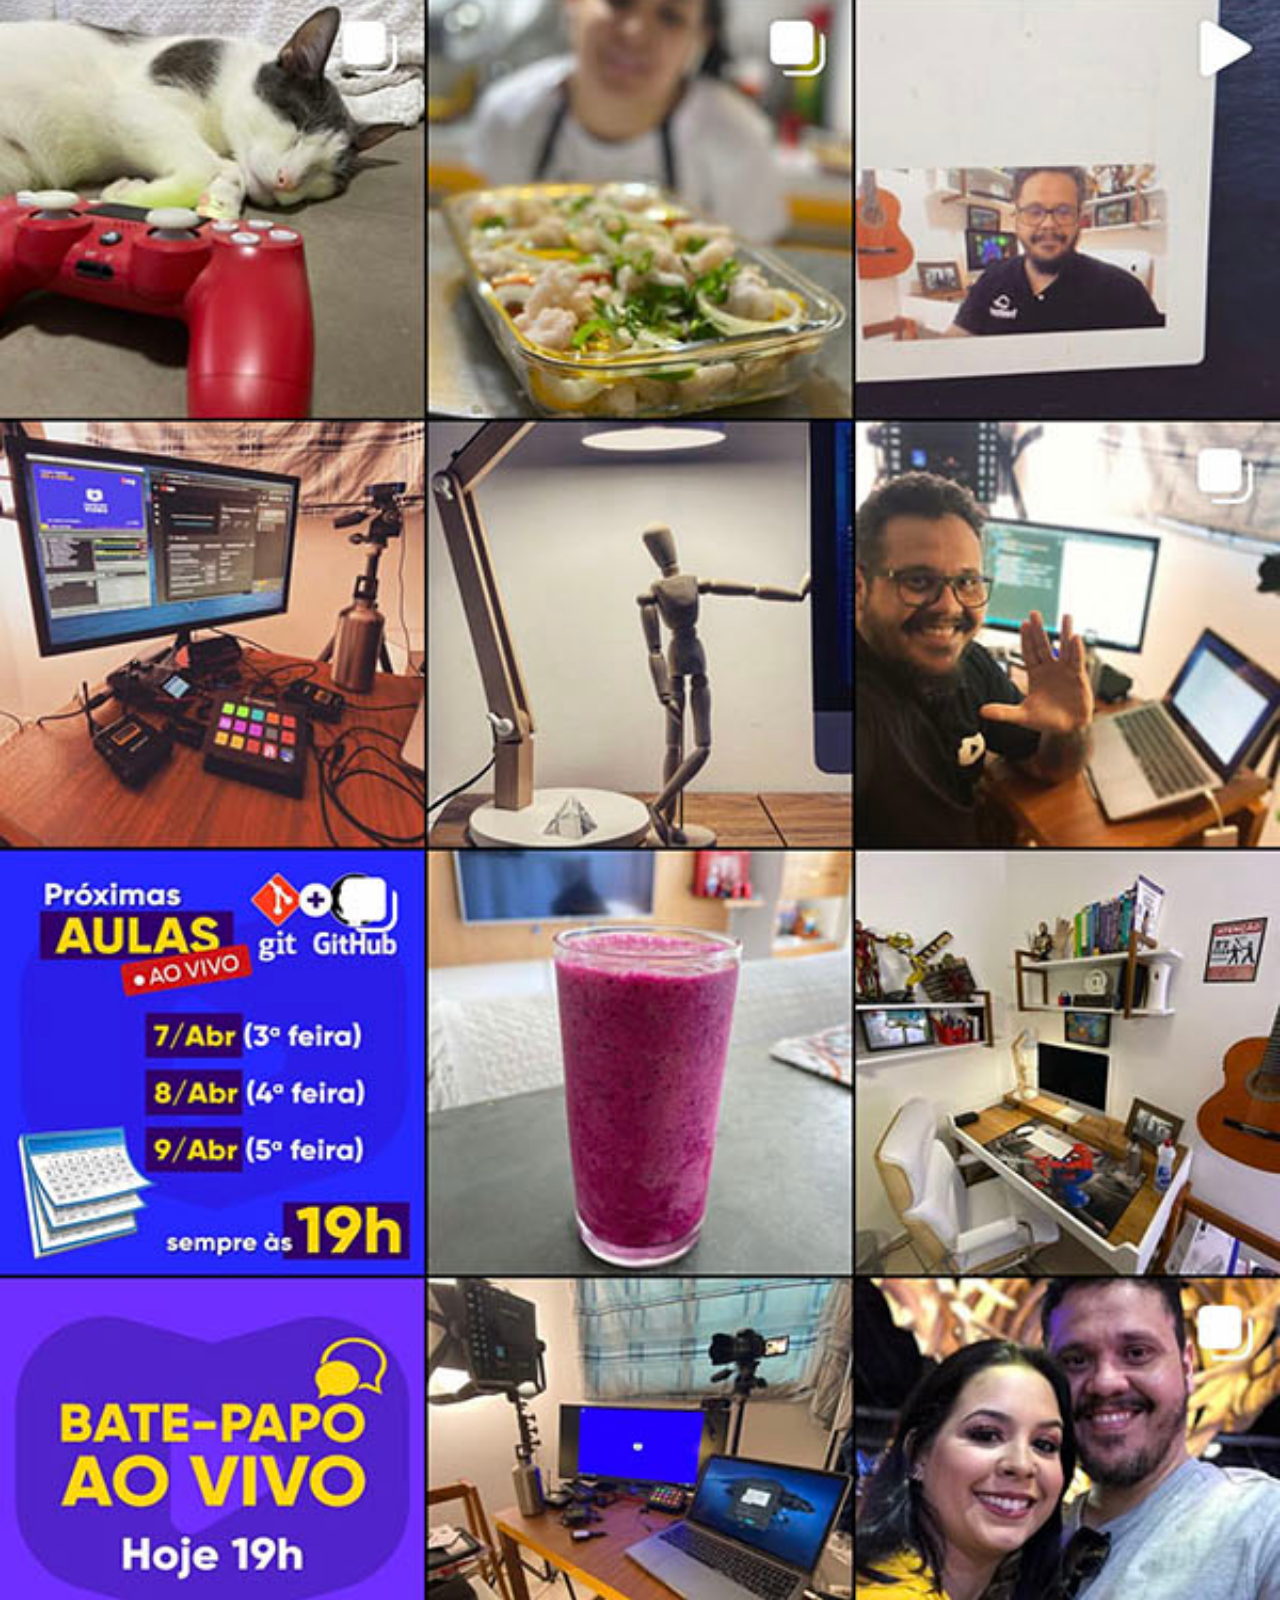
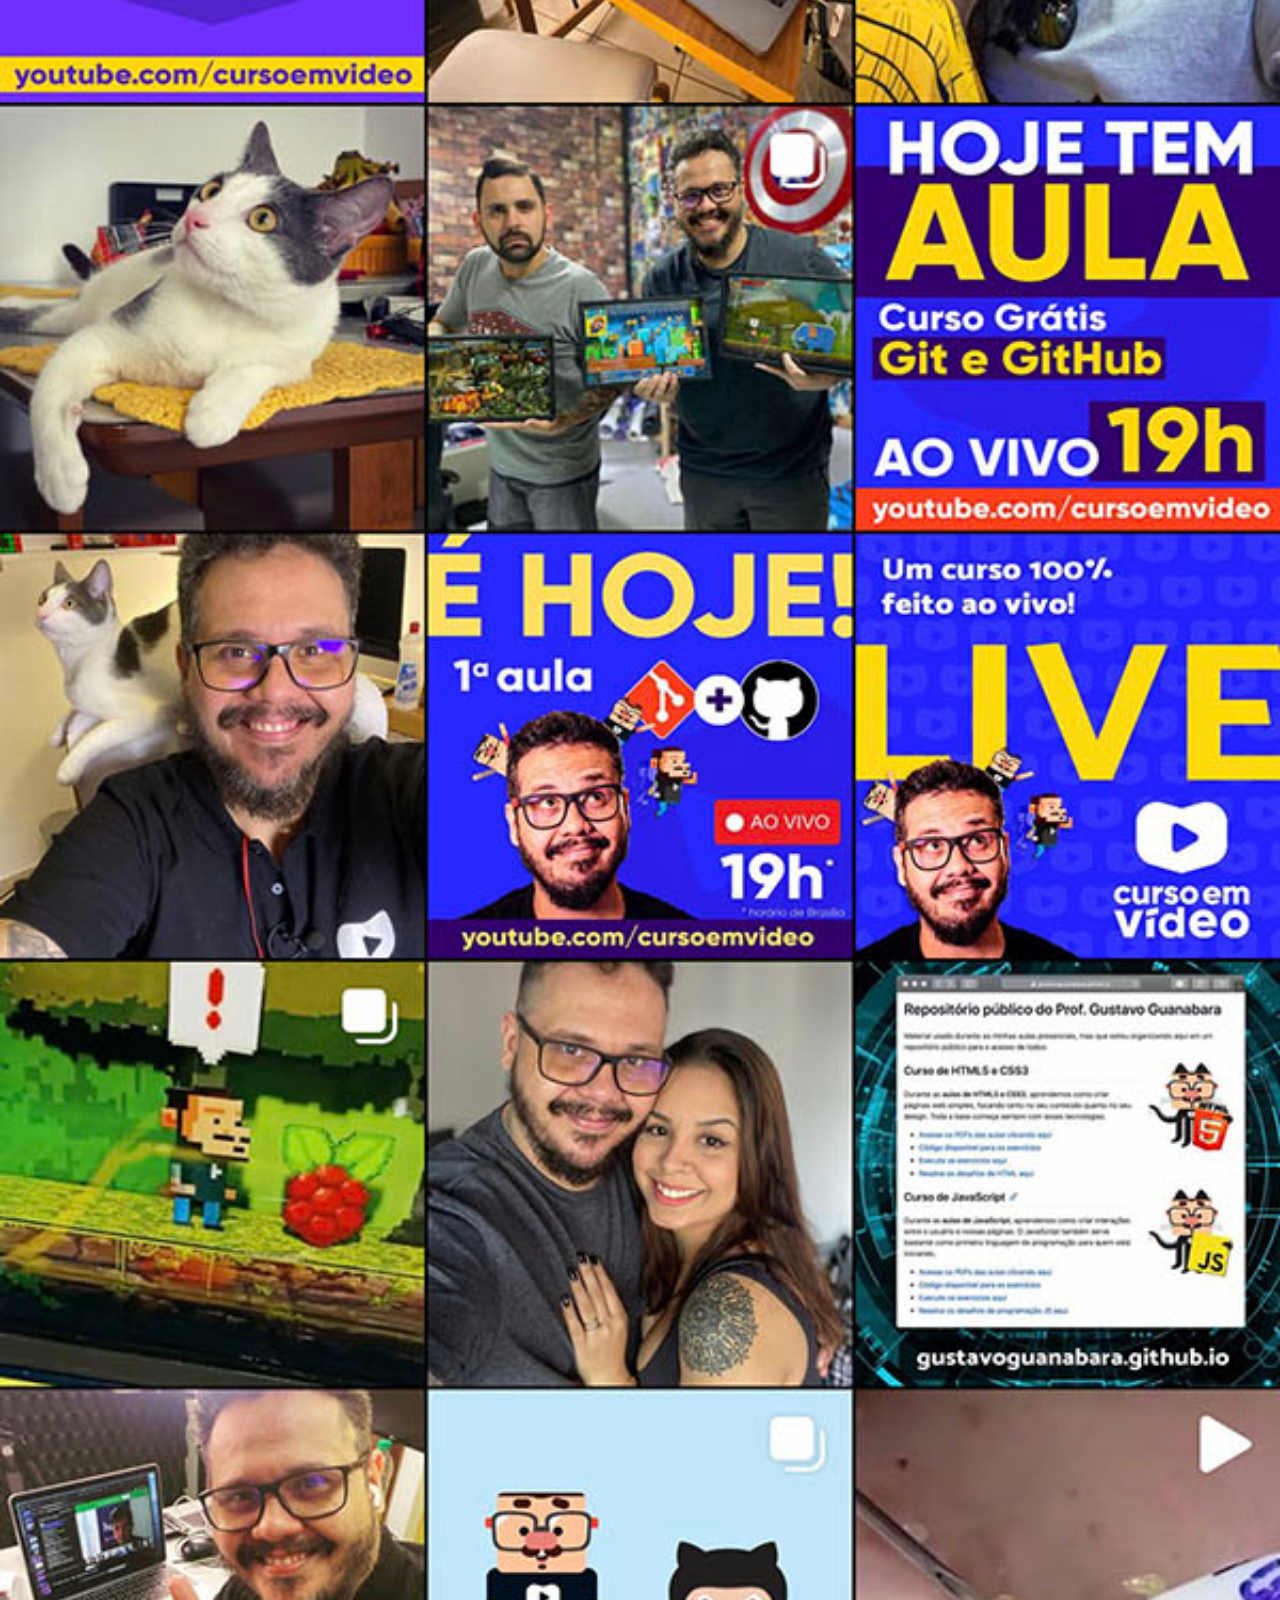
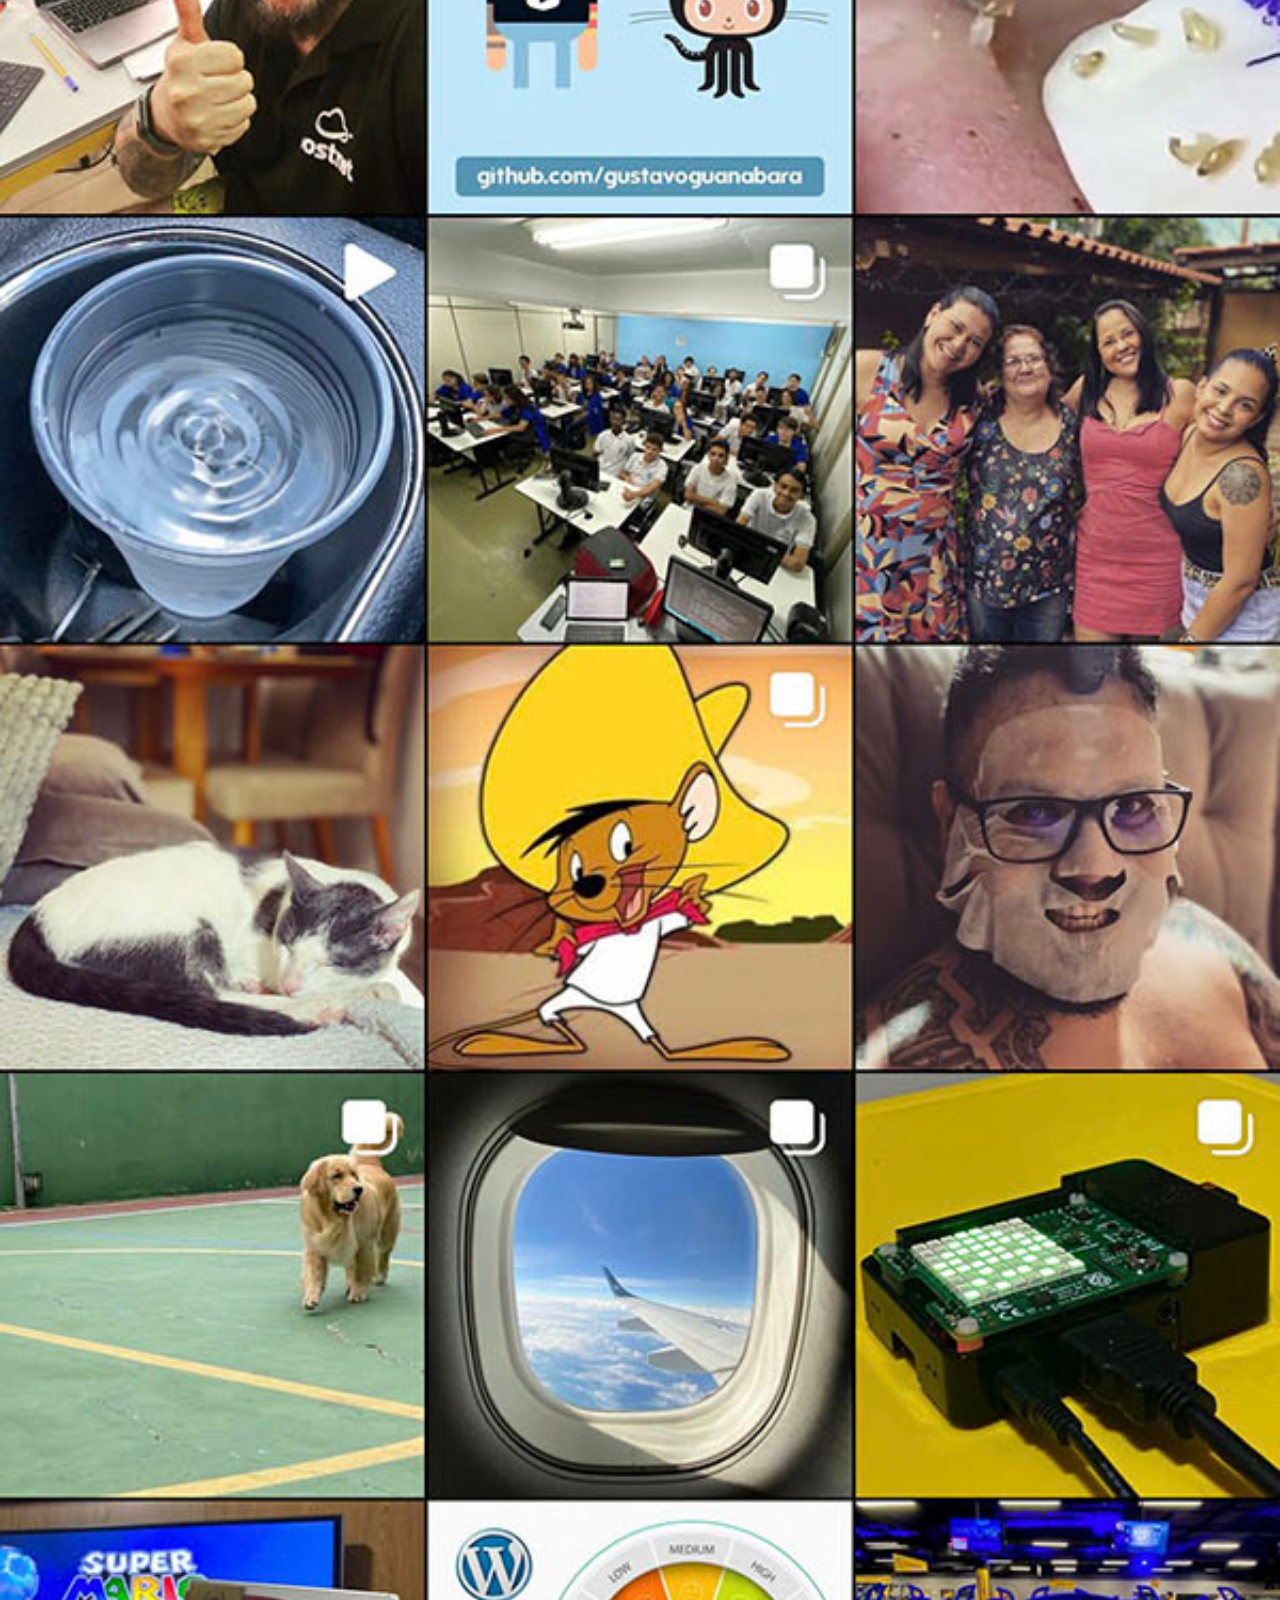
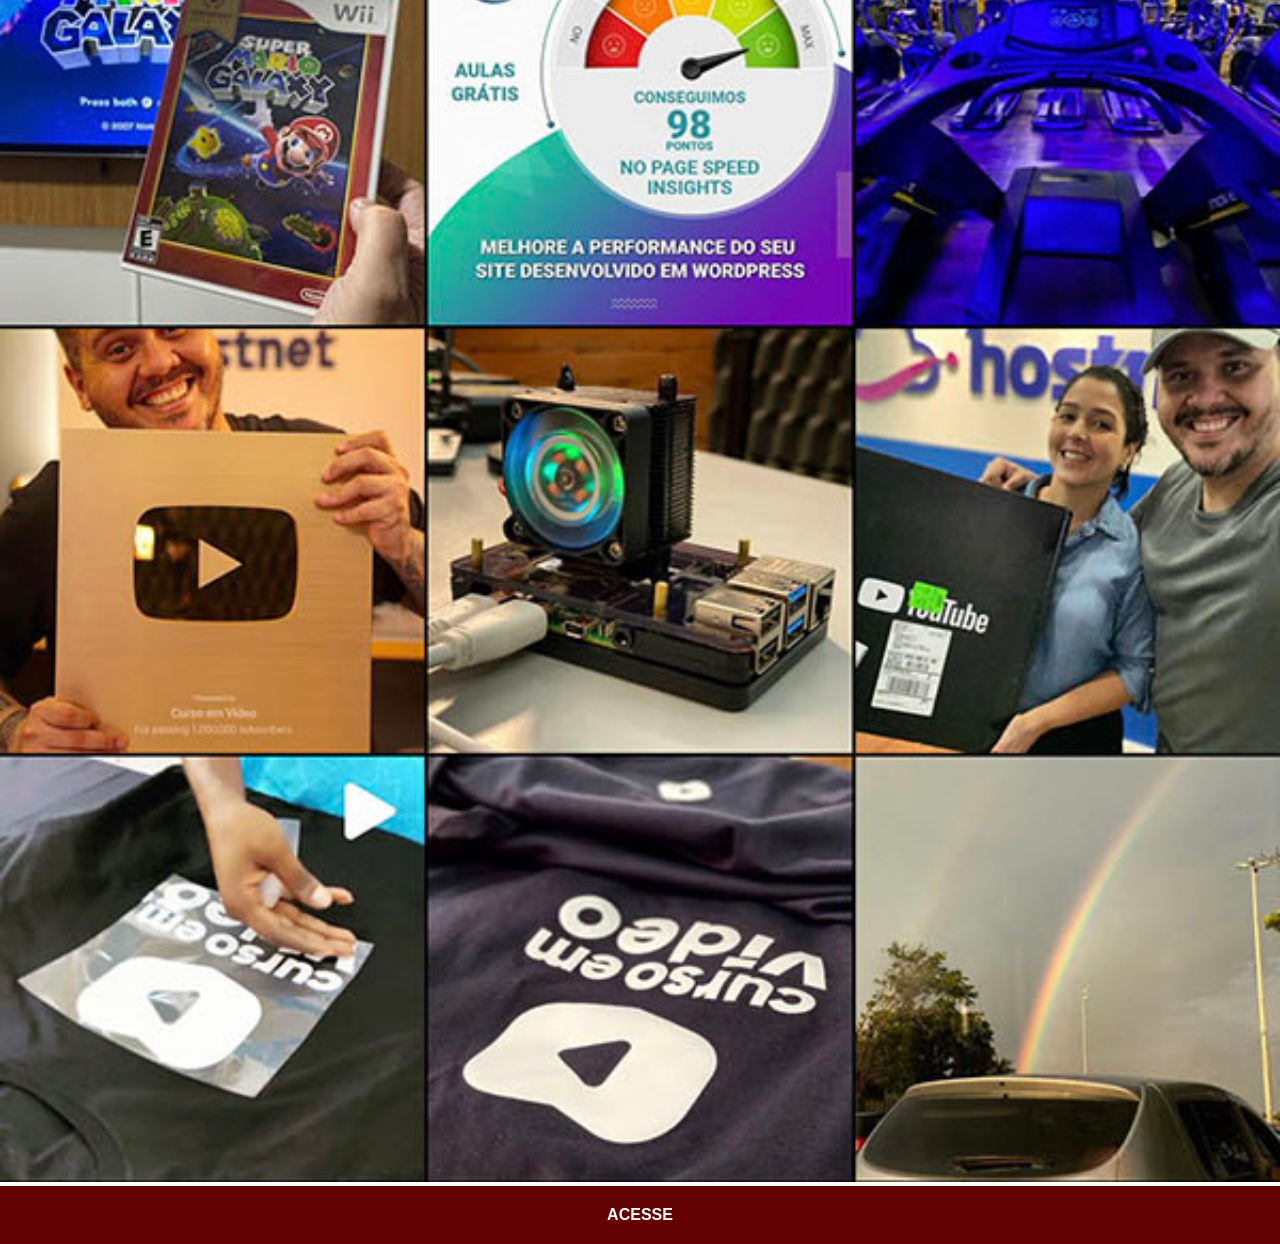
<file: instagram.html>
<!DOCTYPE html>
<html lang="en">
<head>
    <meta charset="UTF-8">
    <meta name="viewport" content="width=device-width, initial-scale=1.0">
    <title>instagram</title>
    <link rel="stylesheet" href="estilos/style.social.css">
</head>
<body>
    <img src="imagens/tela-instagram.jpg" alt="tela-instagram">
    <a href="https://www.instagram.com/gustavoguanabara/" target="_blank">ACESSE</a>

</body>
</html>
</file>
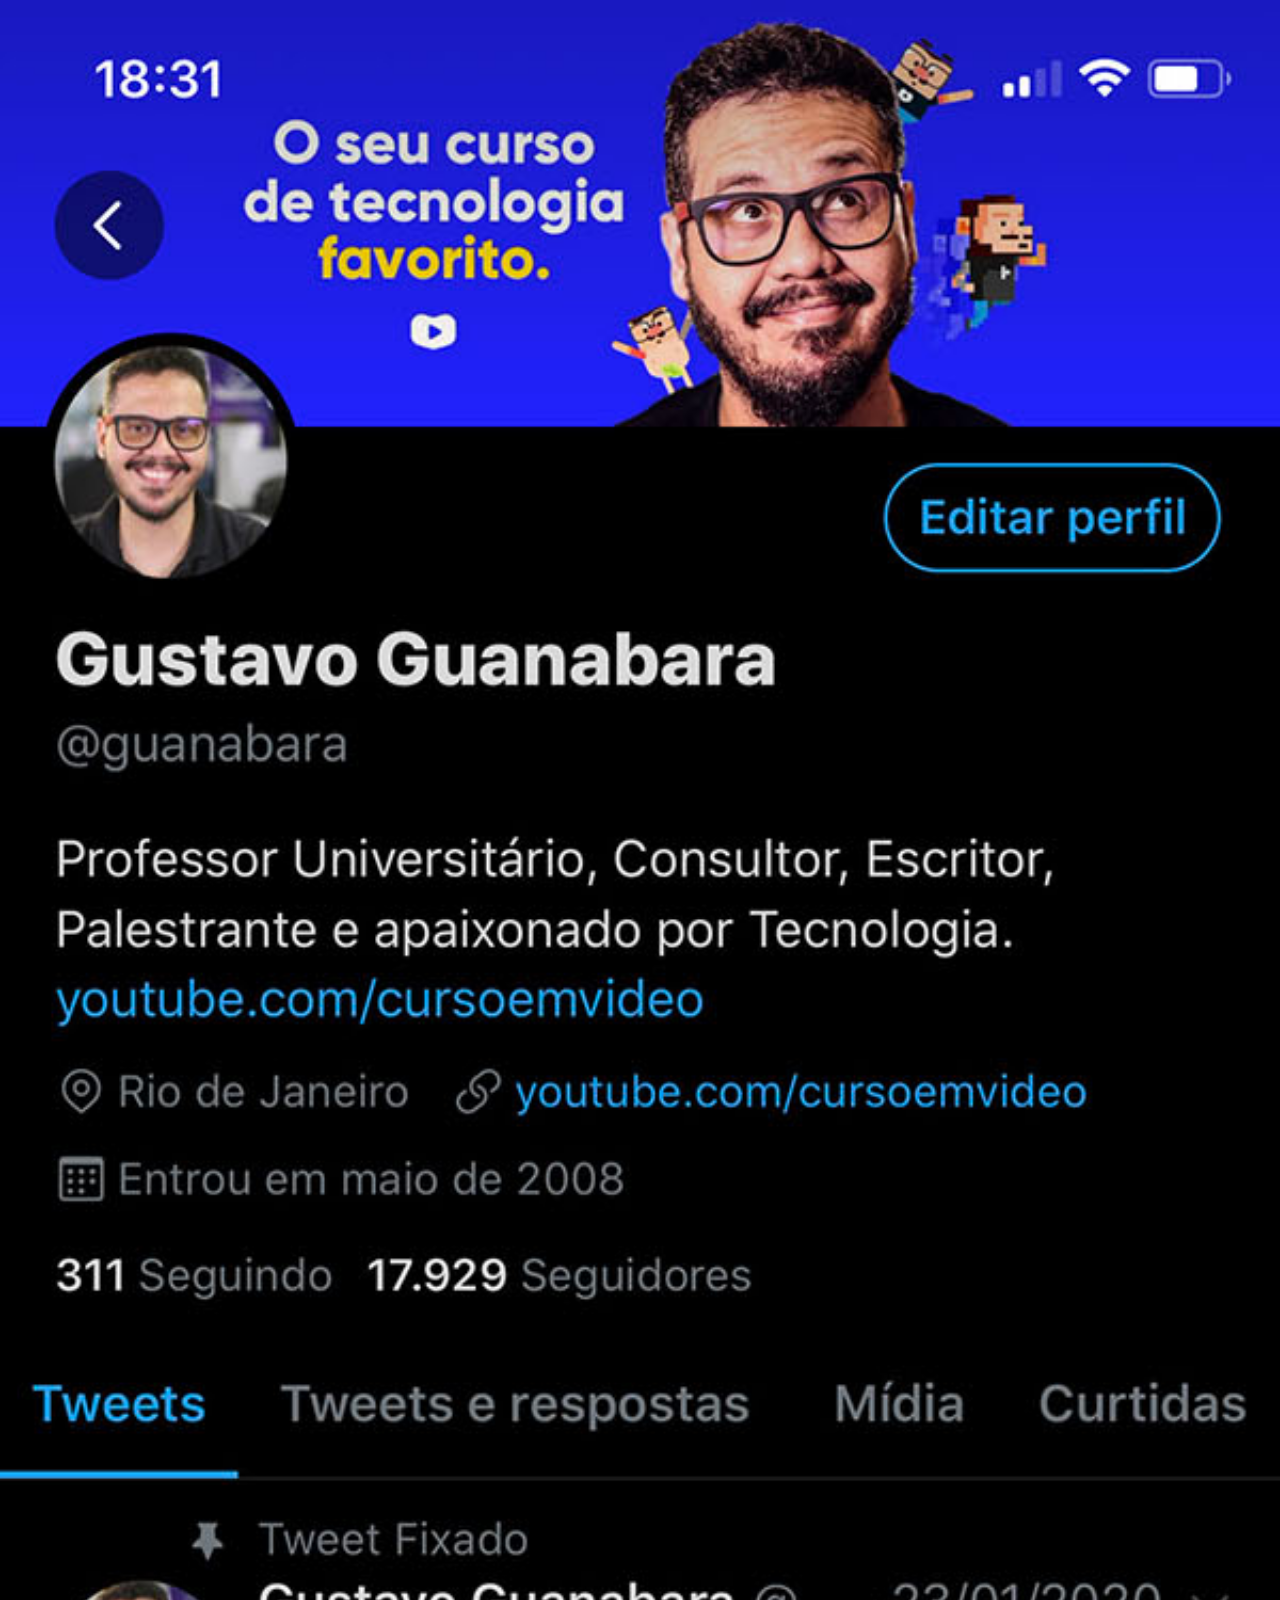
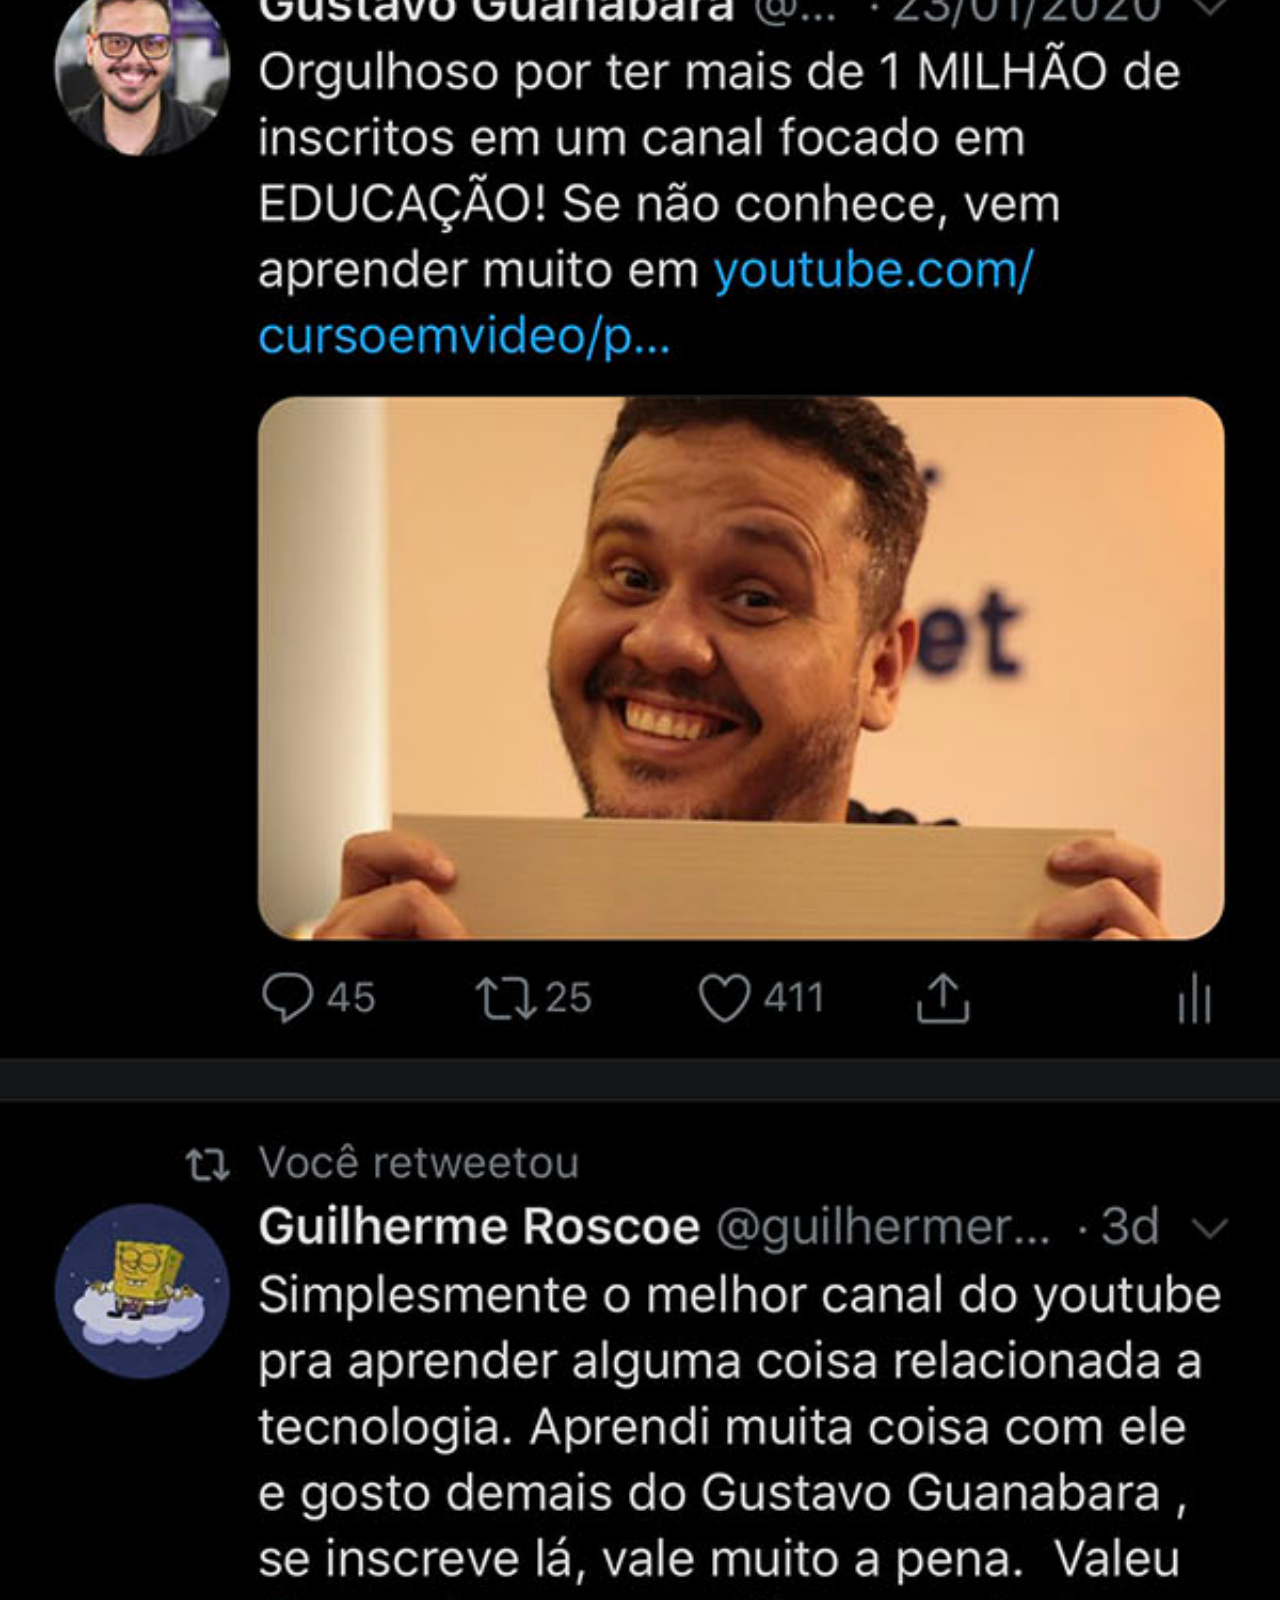
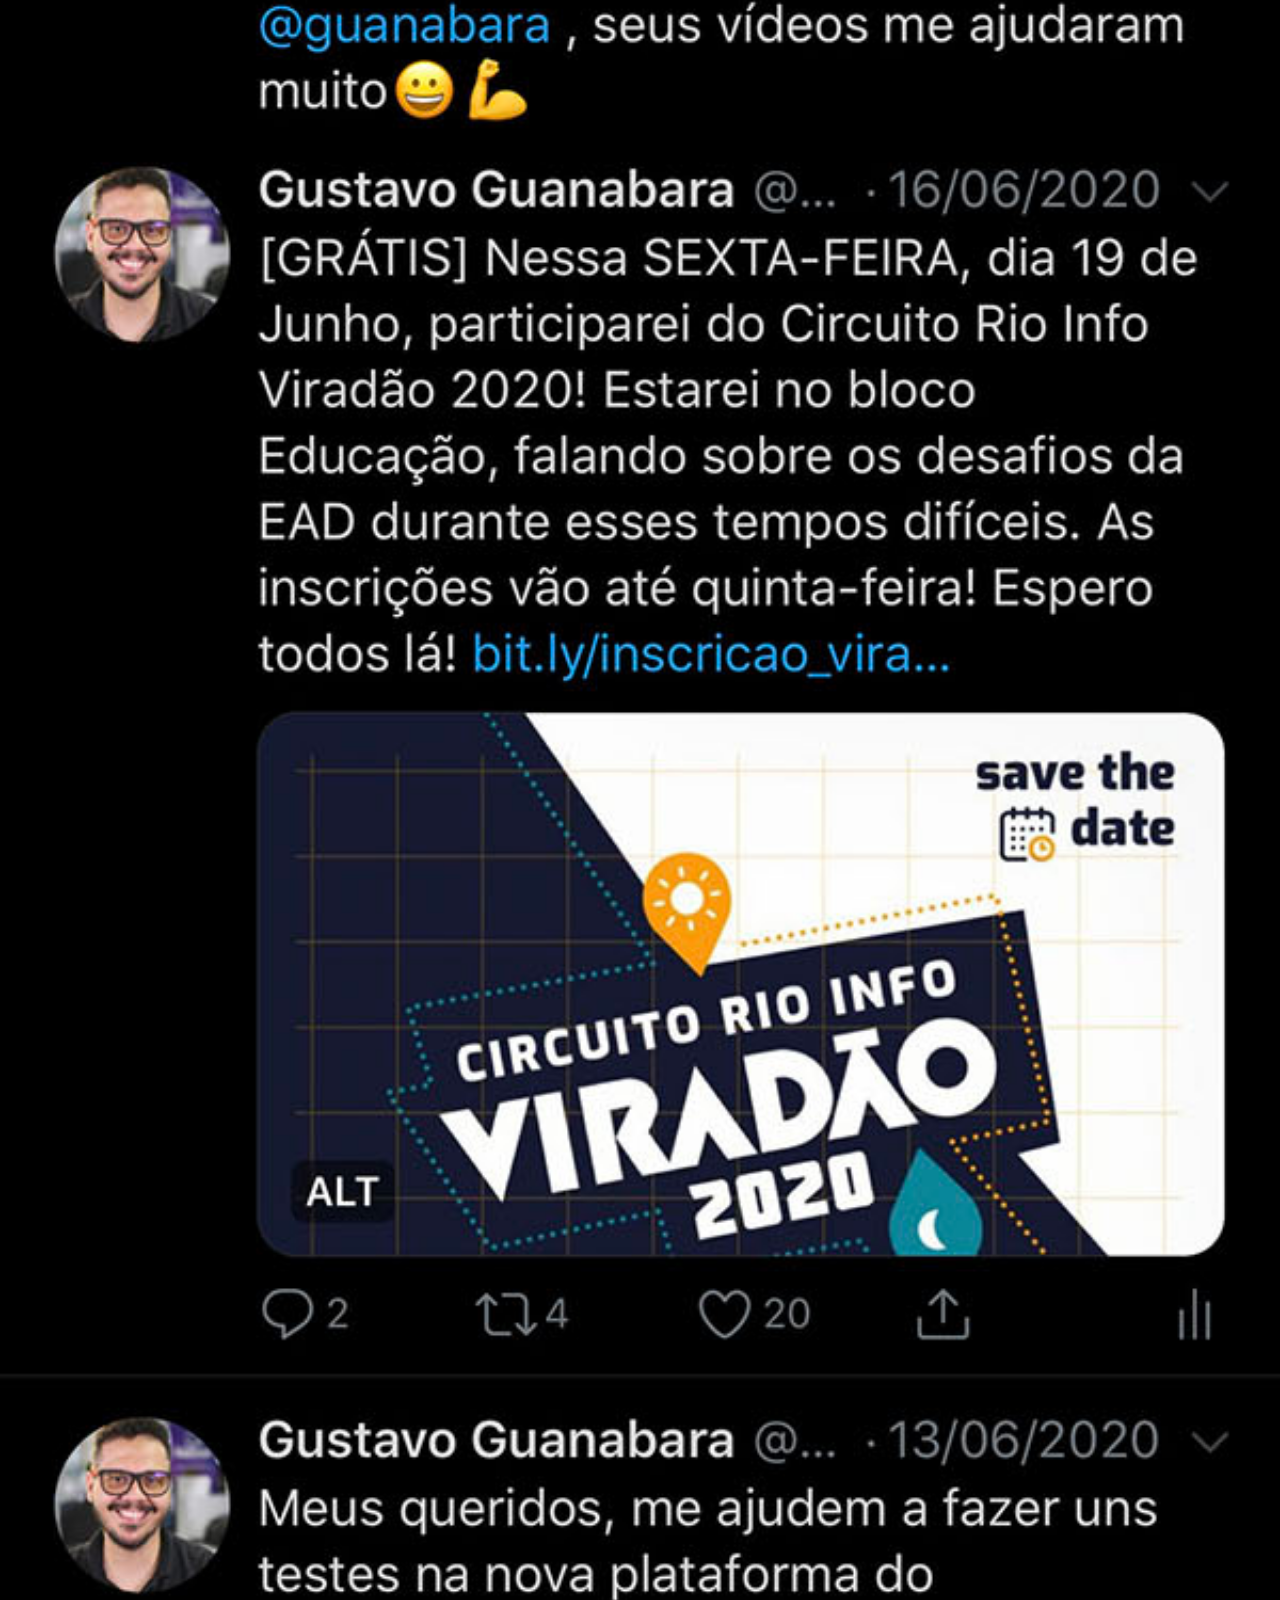
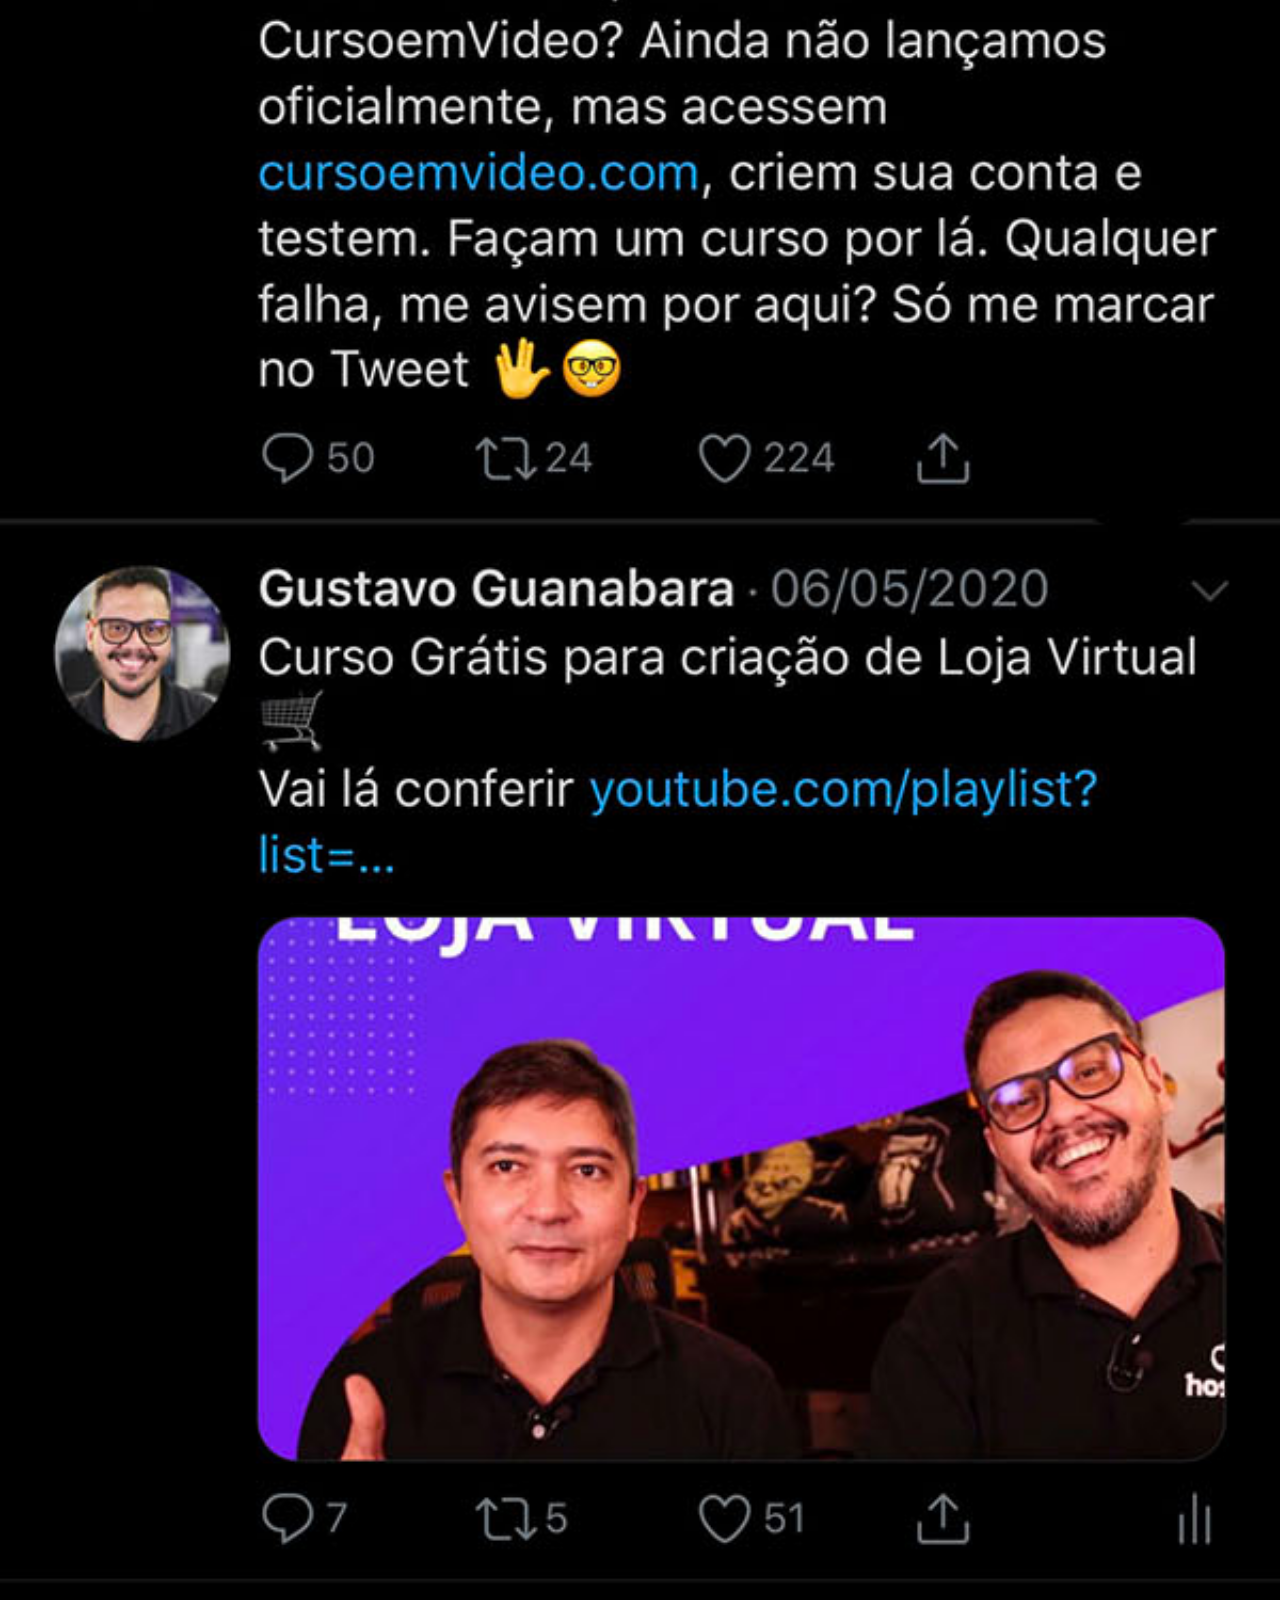
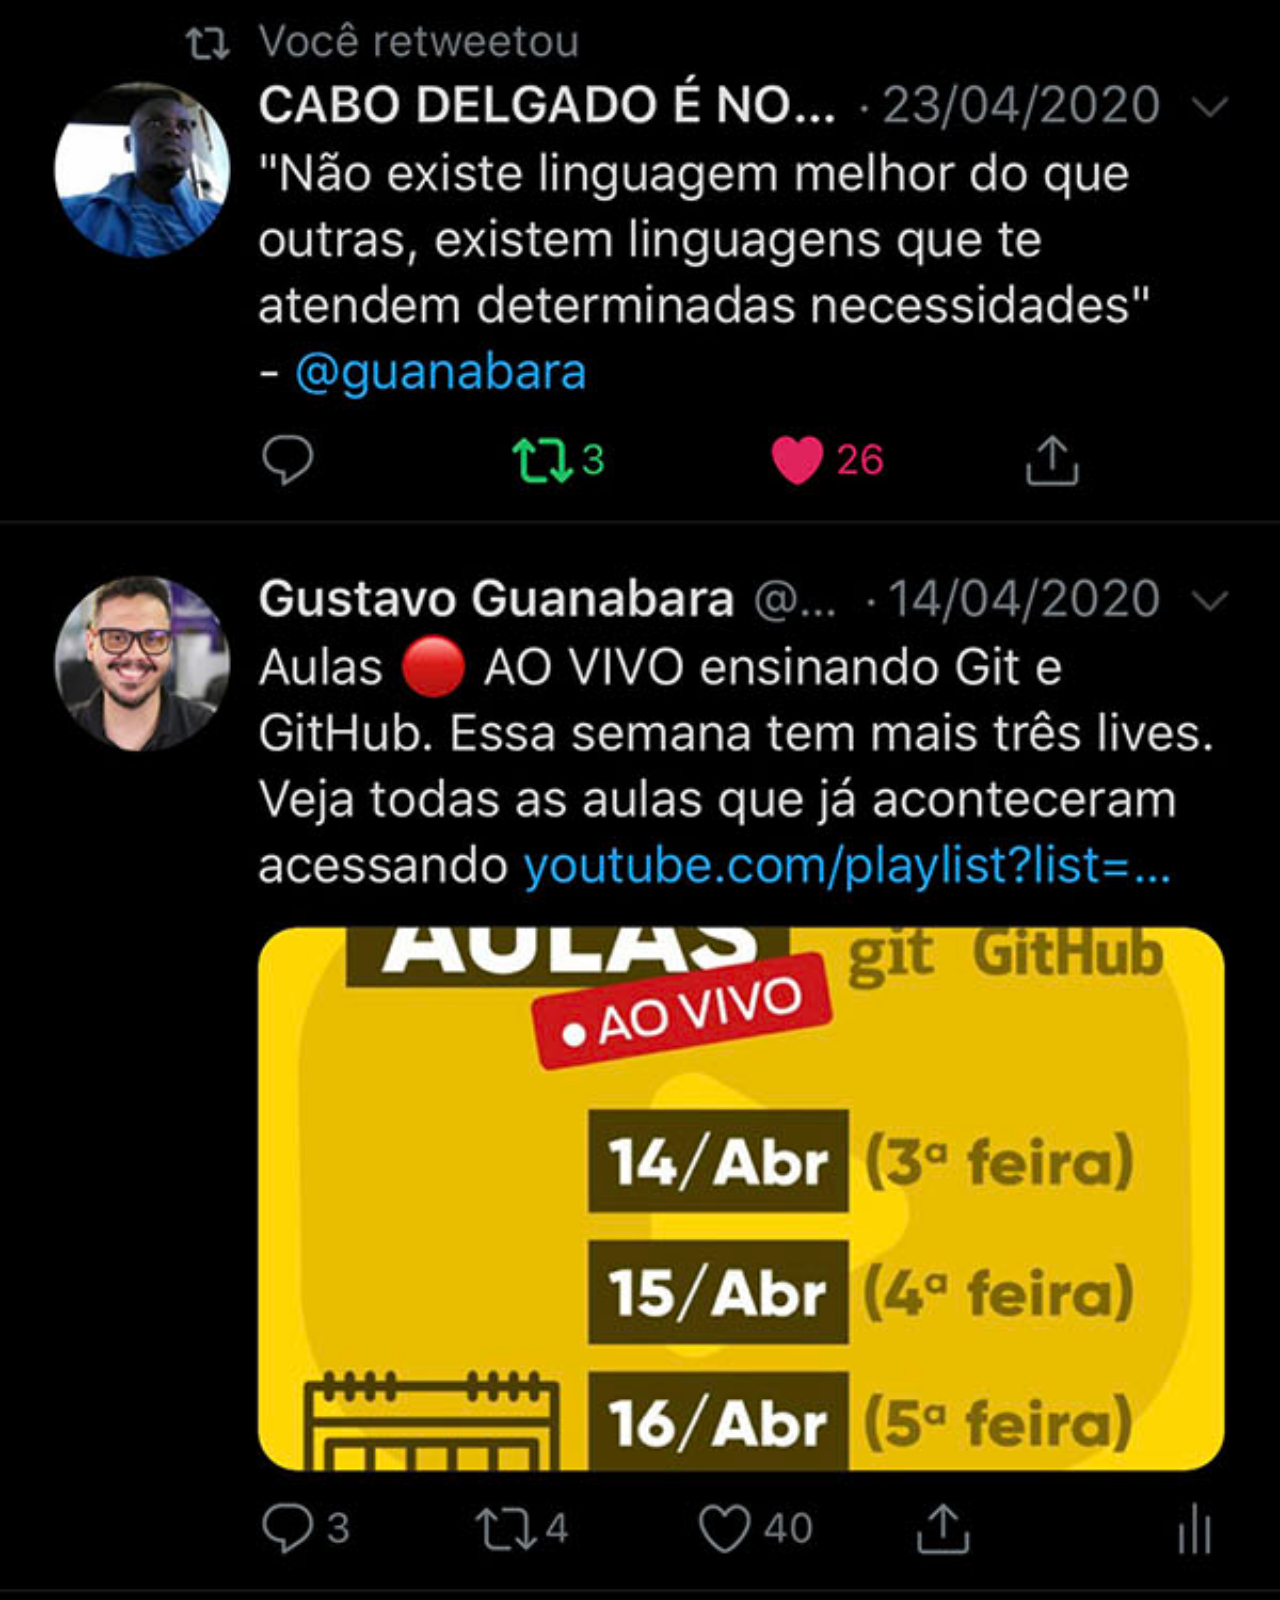
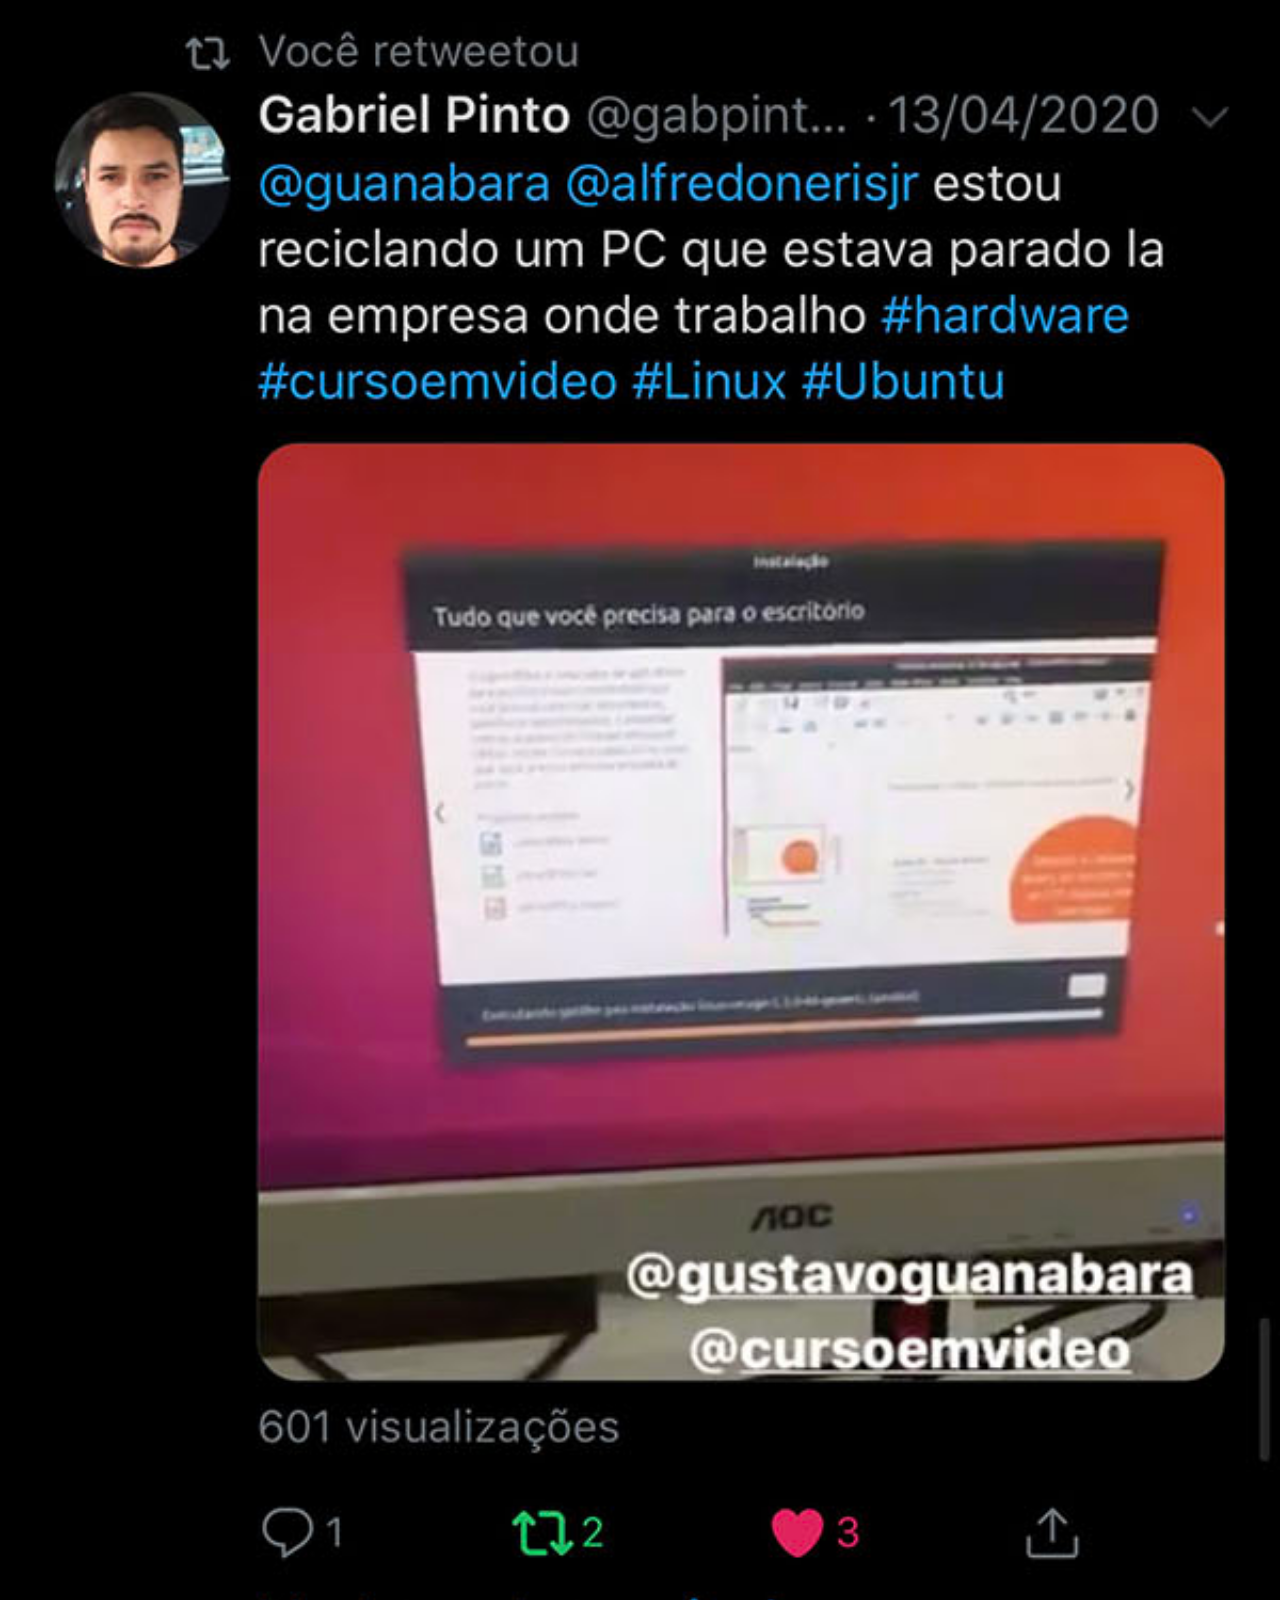
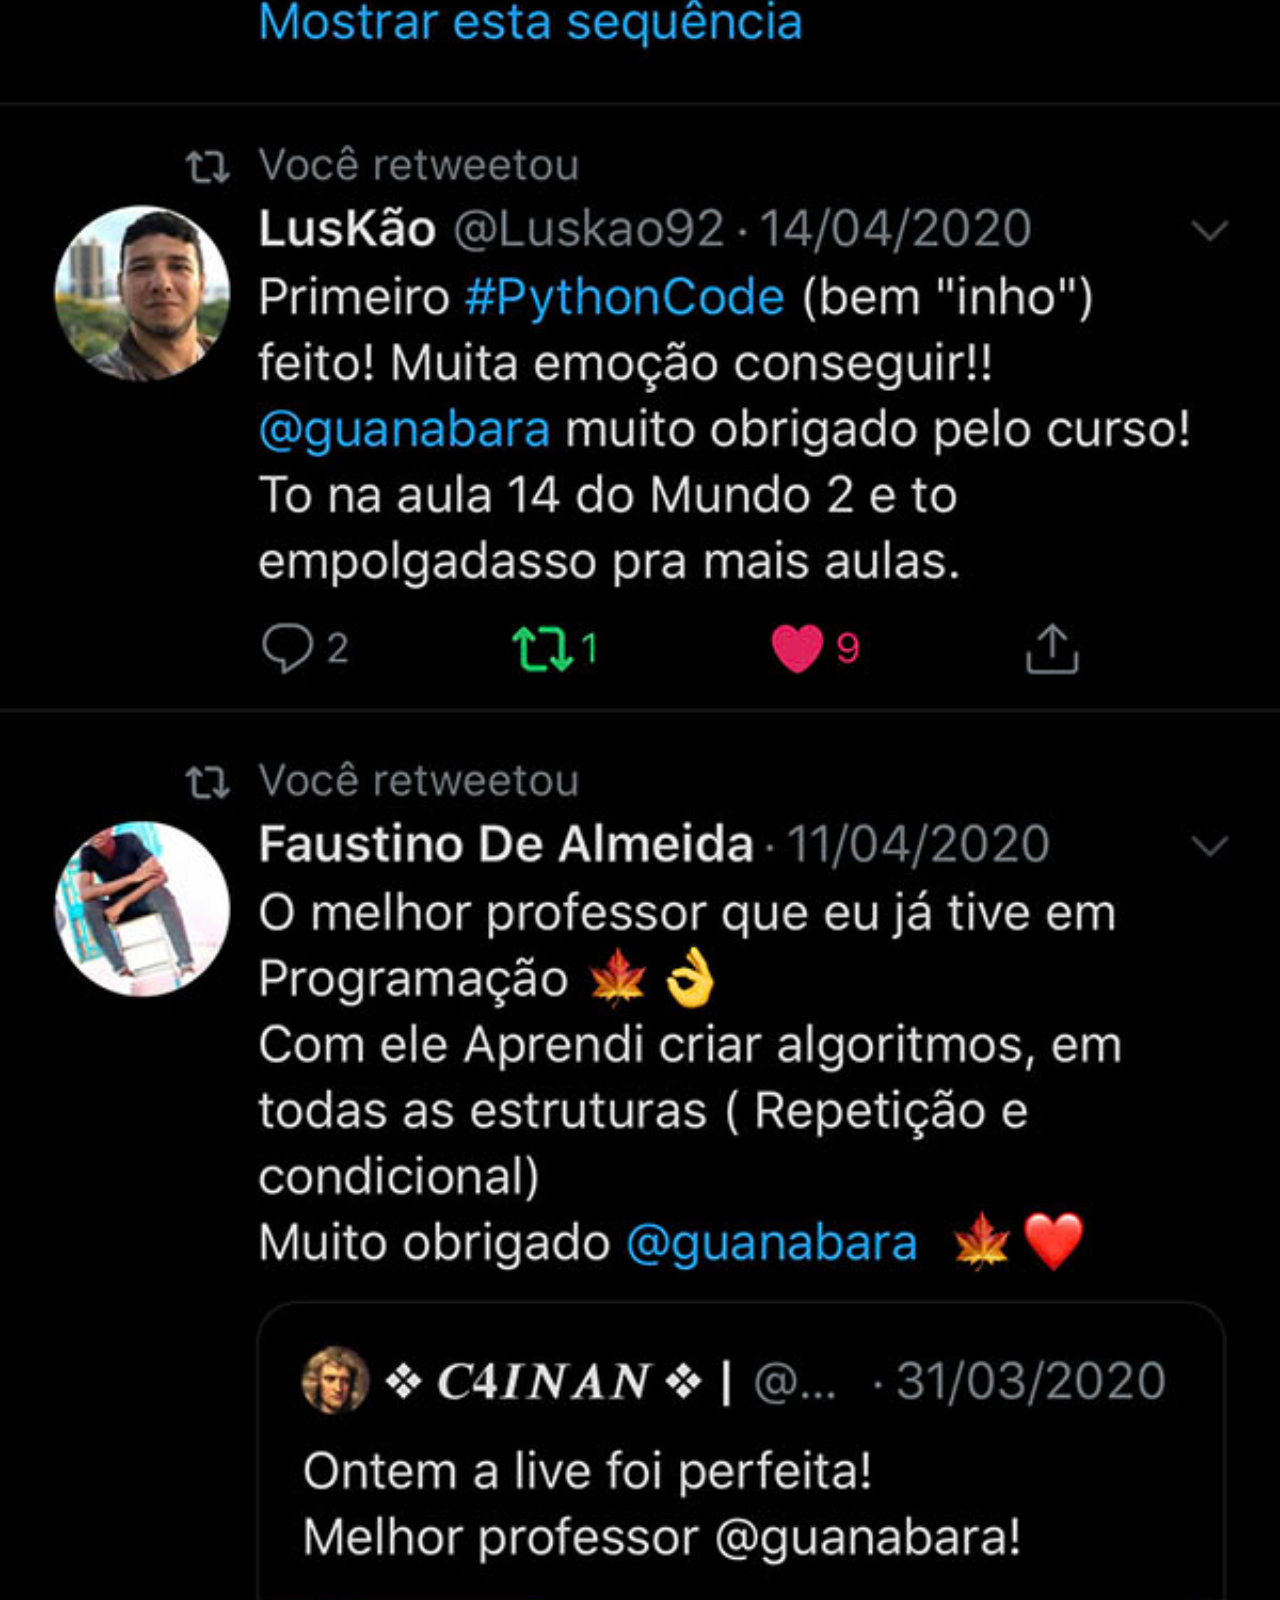
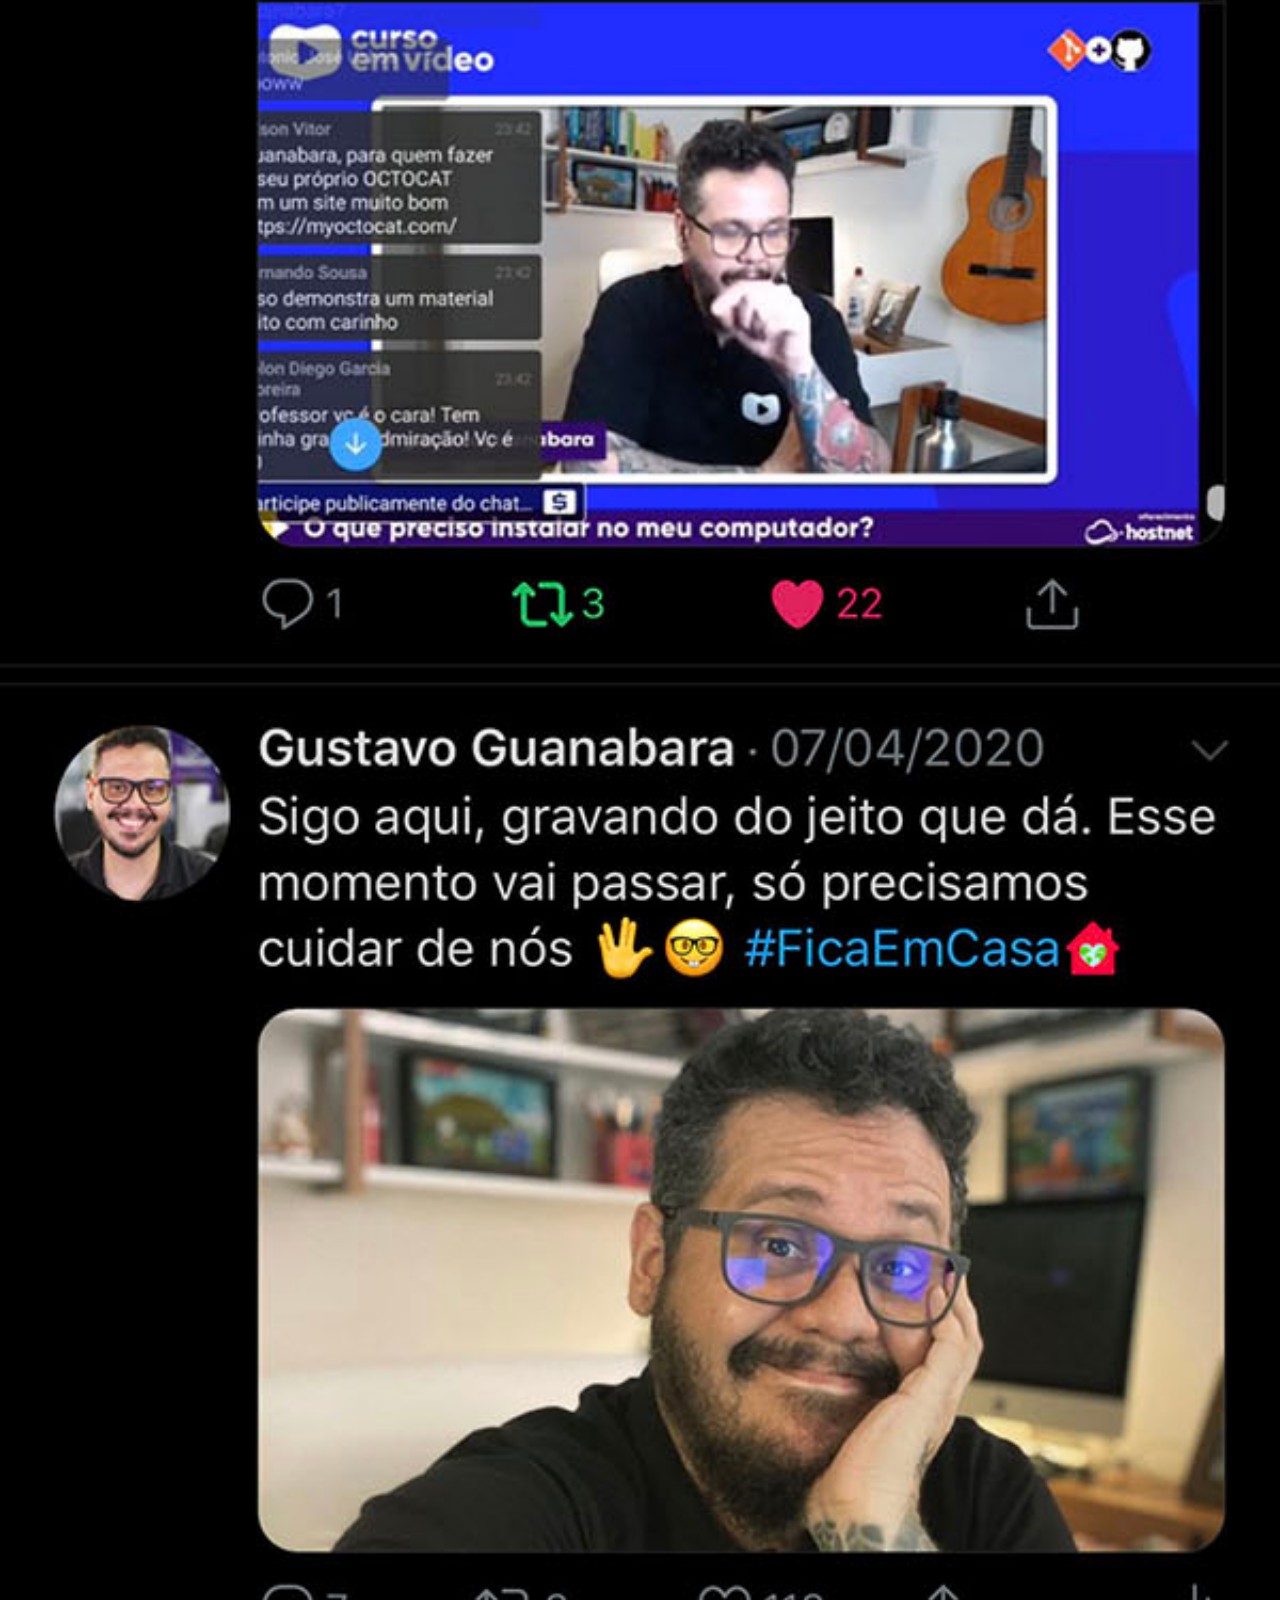
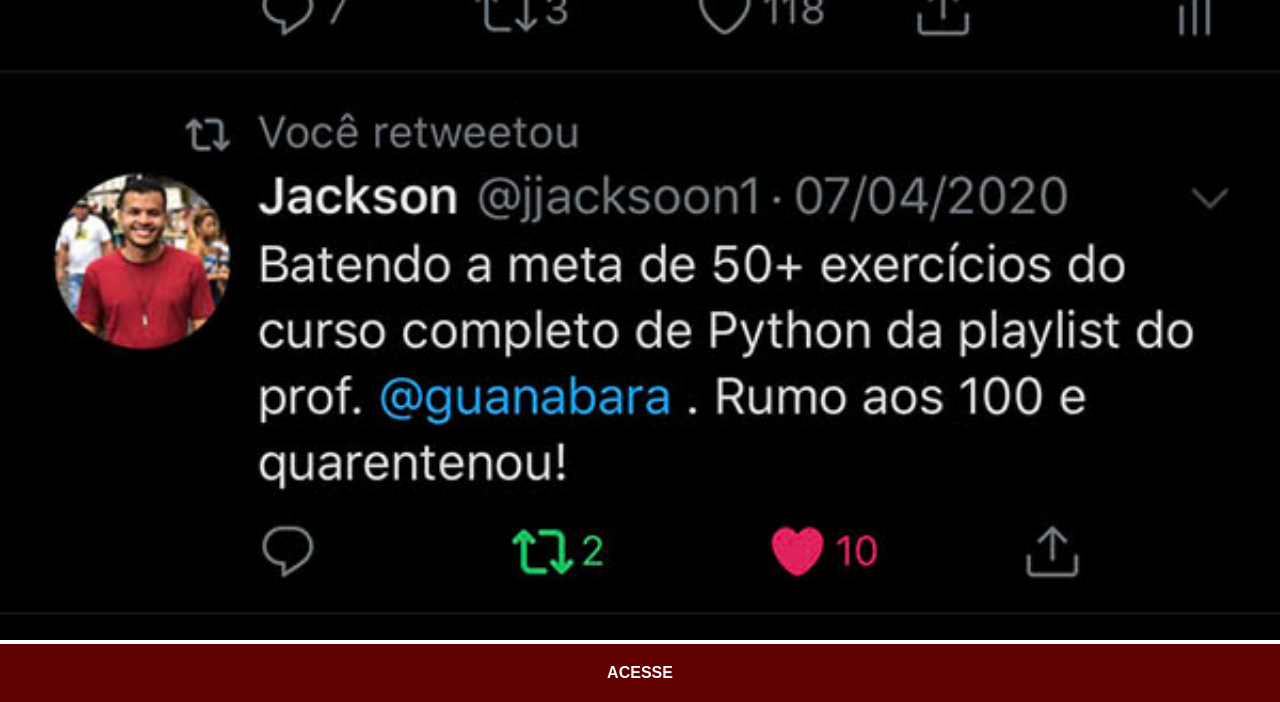
<file: twitter.html>
<!DOCTYPE html>
<html lang="en">
<head>
    <meta charset="UTF-8">
    <meta name="viewport" content="width=device-width, initial-scale=1.0">
    <title>twitter</title>
    <link rel="stylesheet" href="estilos/style.social.css">
</head>
<body>
    <img src="imagens/tela-twitter.jpg" alt="tela-twitter">
    <a href="https://x.com/guanabara" target="_blank">ACESSE</a>
</body>
</html>
</file>
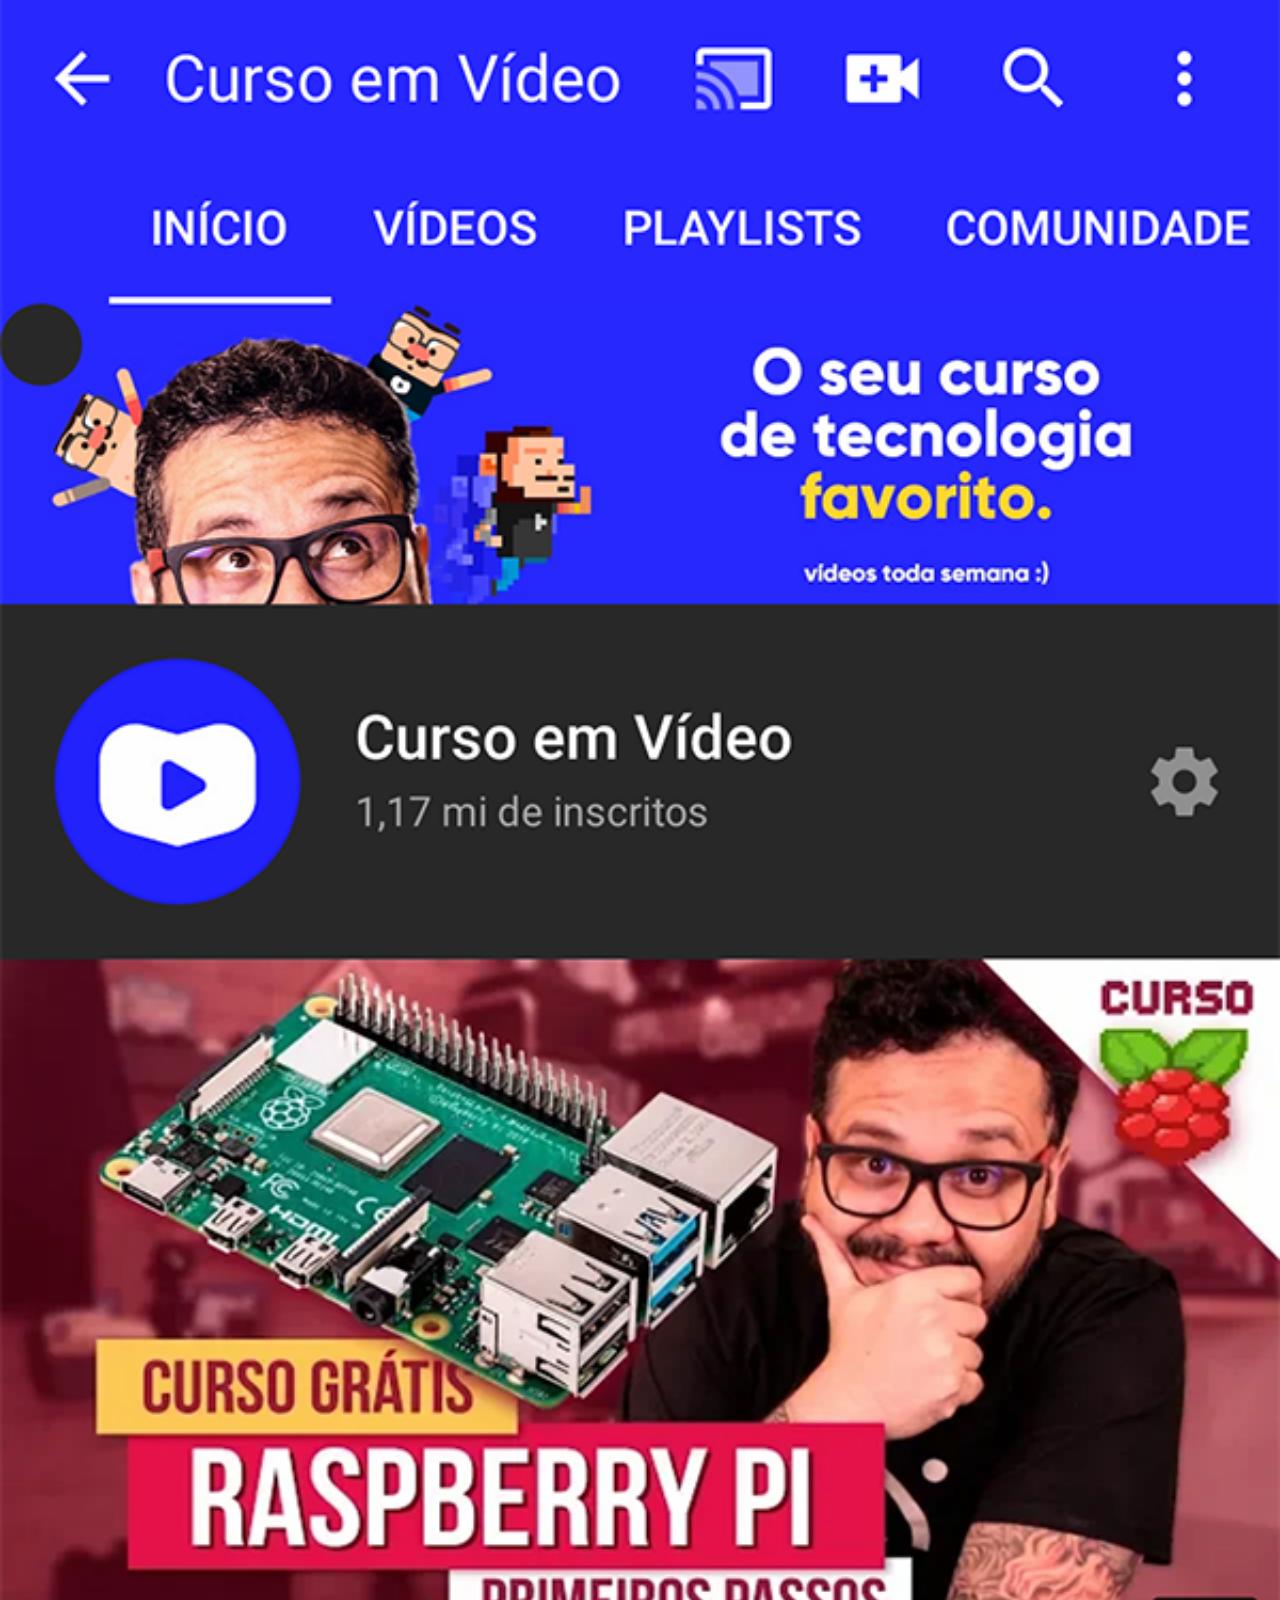
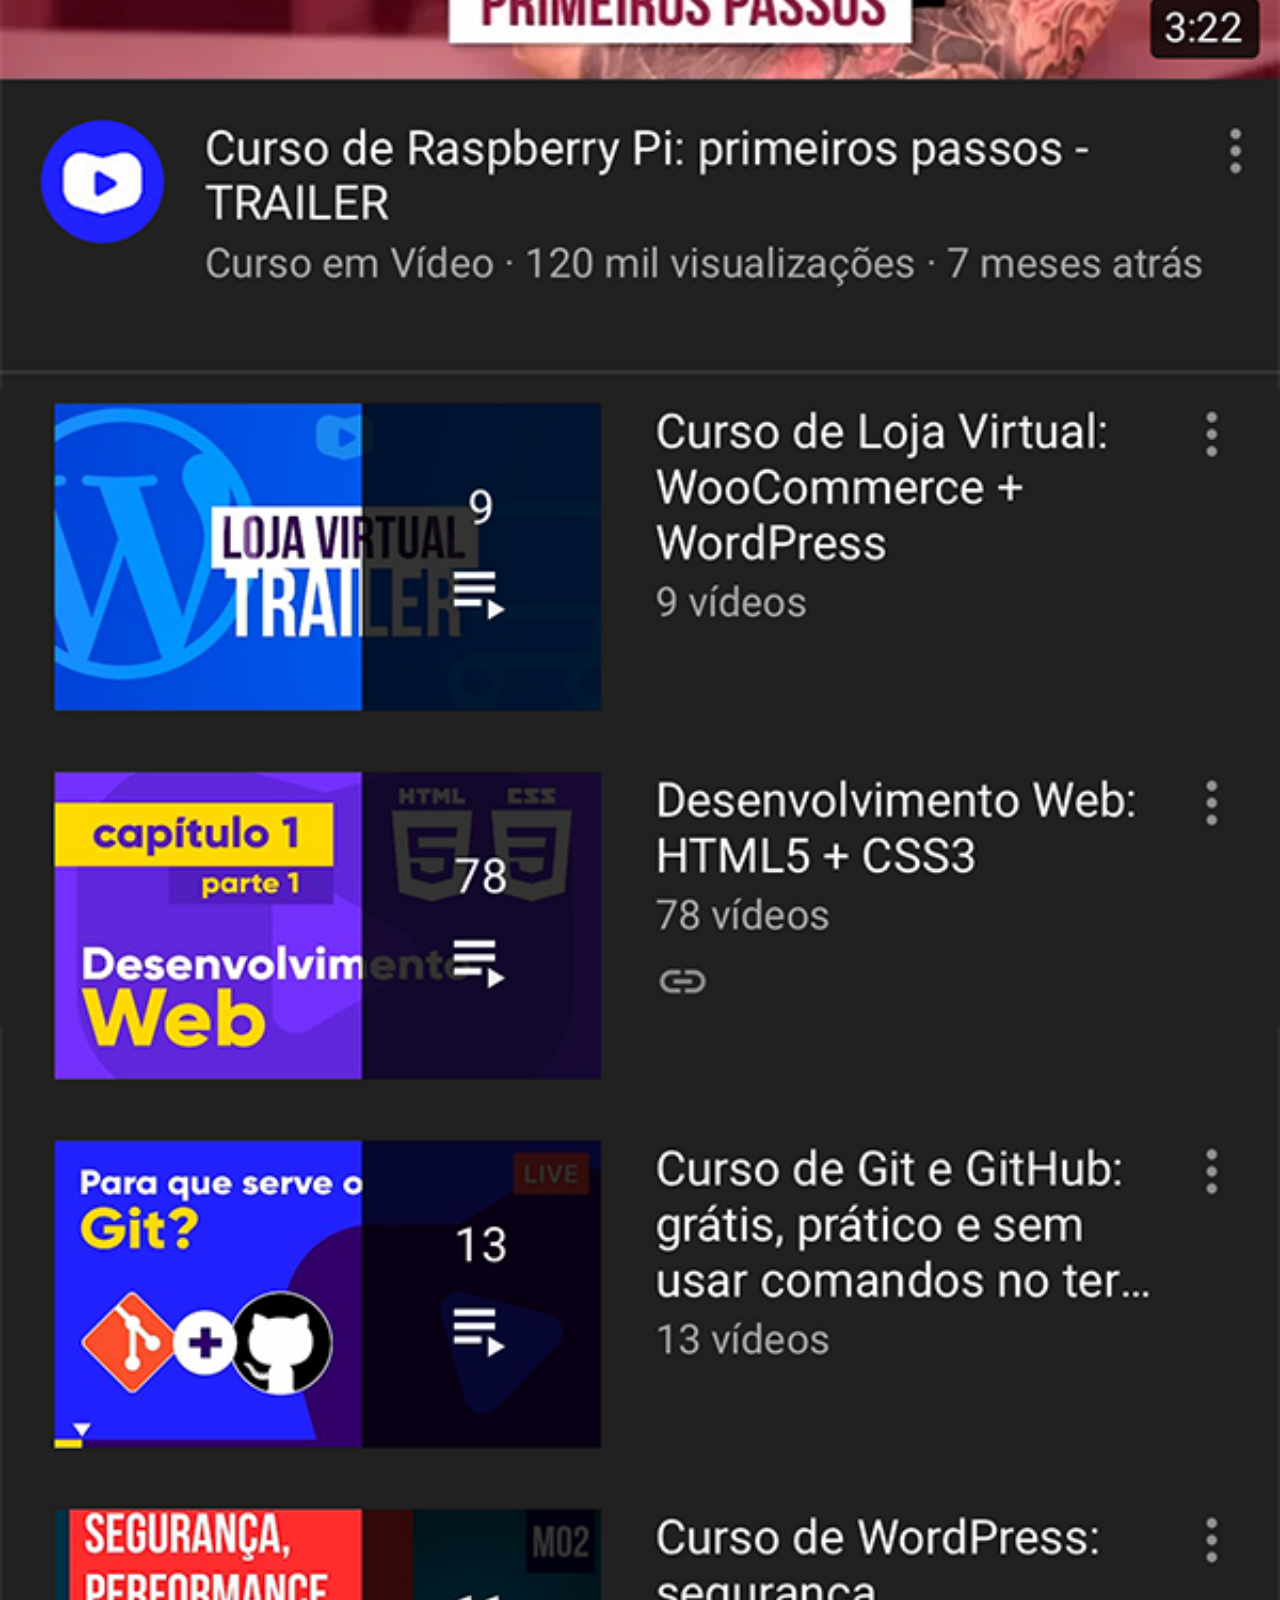
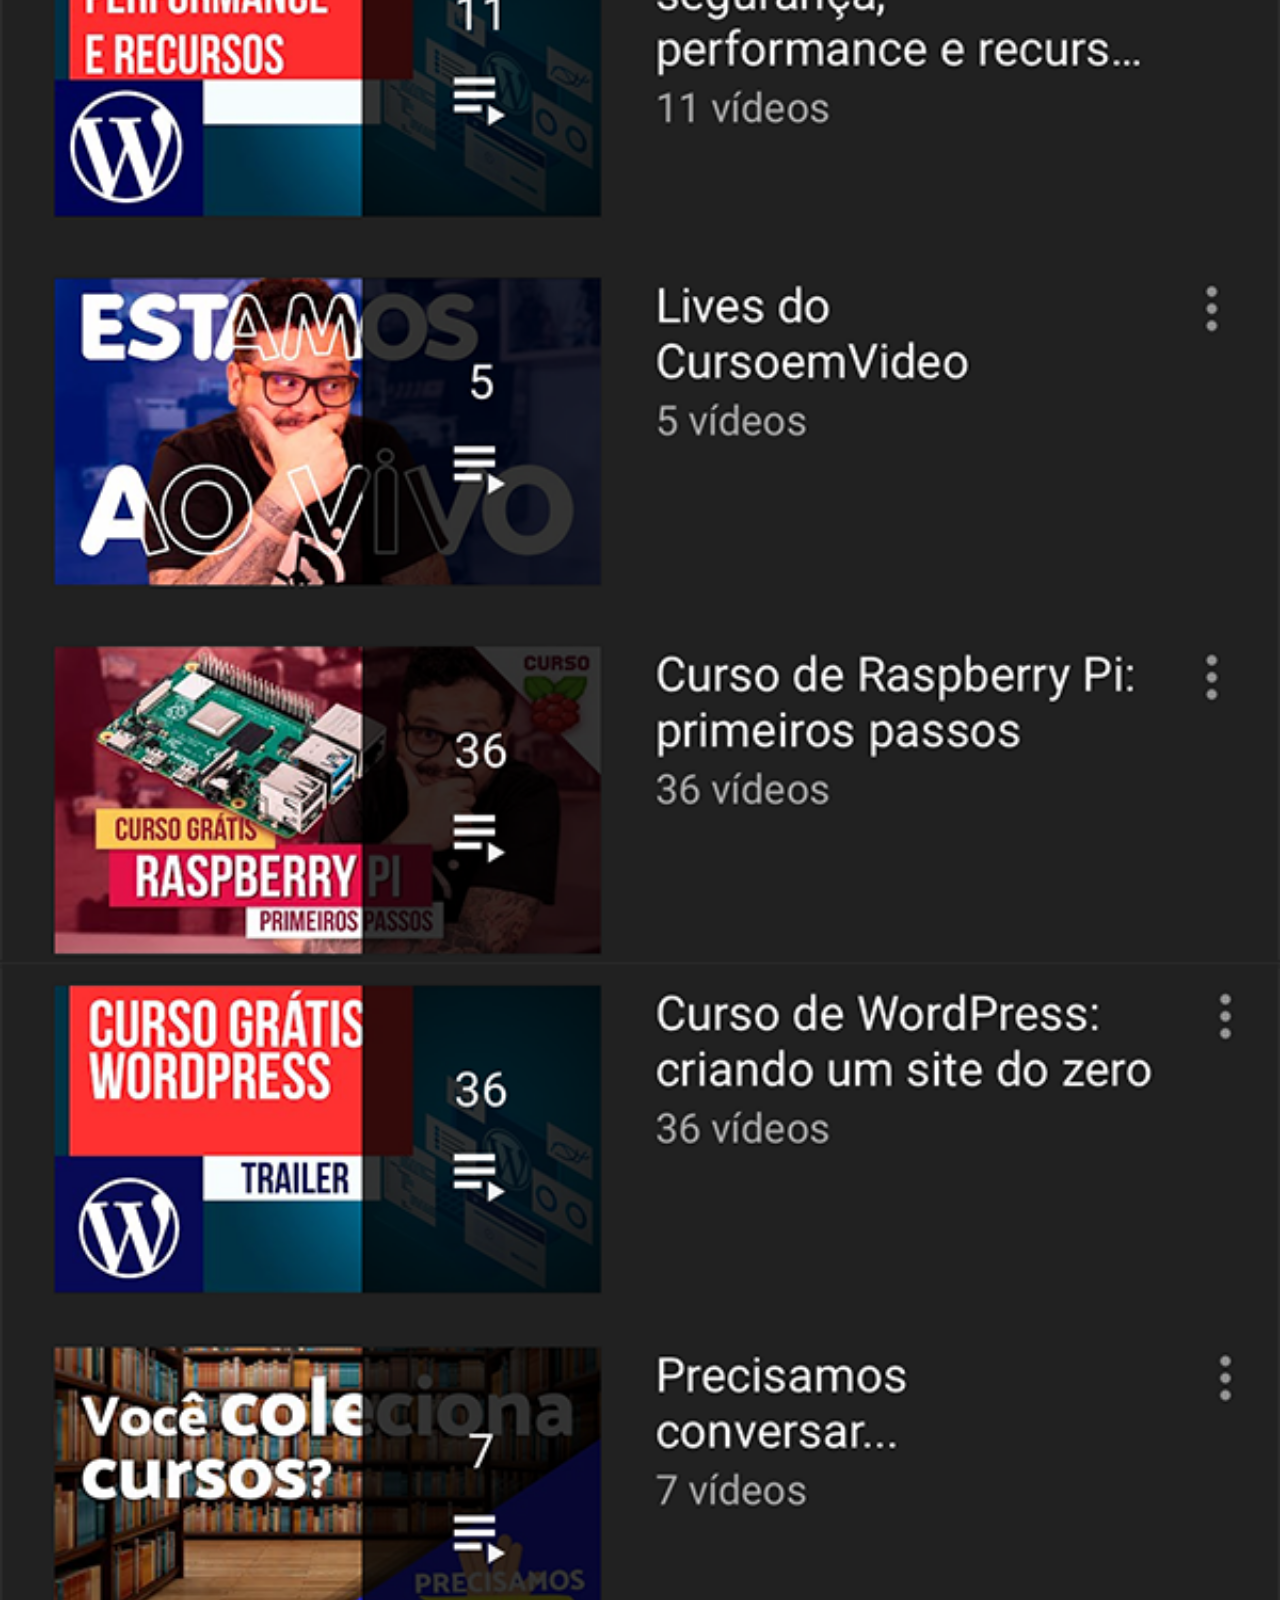
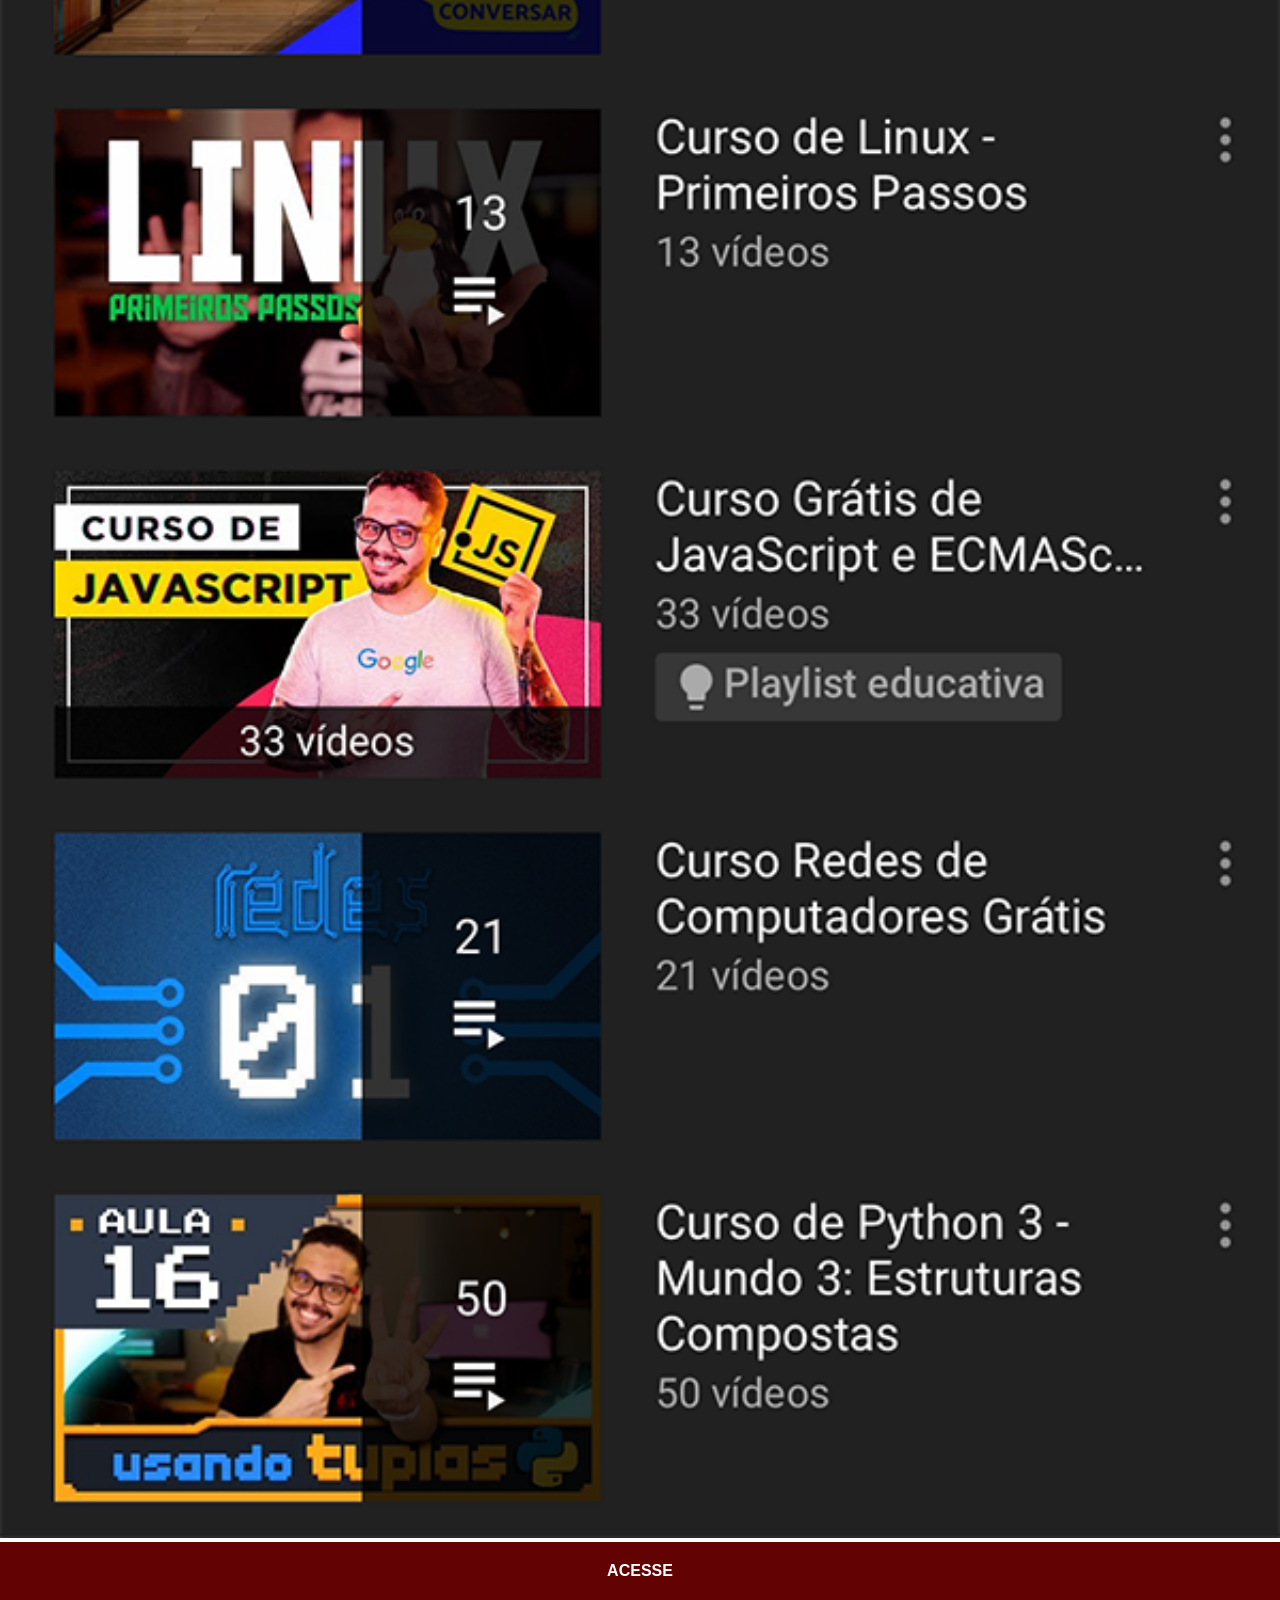
<file: youtube.html>
<!DOCTYPE html>
<html lang="pt-br">
<head>
    <meta charset="UTF-8">
    <meta name="viewport" content="width=device-width, initial-scale=1.0">
    <link rel="stylesheet" href="estilos/style.social.css">
    <title>youtube</title>
    
</head>
<body>
    <img src="imagens/tela-youtube.png" alt="tela-youtube">
    <a href="https://www.youtube.com/@cursoemvideo/playlists" target="_blank">ACESSE</a>
</body>
</html>
</file>
<file: estilos/style.css>
@charset "UTF-8";

*{
    margin: 0px;
    padding: 0px;
    font-family: Arial, Helvetica, sans-serif;
}

html ,body{
    height: 100vh;
    width: 100vw;
    background-color: black;
}

body{
    background: url('../imagens/fundo-madeira.jpg');
    background-size: cover;
    background-attachment: fixed;
}

main{
    position: relative;
    height: 100vh;
    
}

section#telefone{
    position: absolute;
    top: 50%;
    left: 50%;
    transform: translate(-50%,-50%);
    
    height: 627px;
    width: 311px;
    background: url('../imagens/frame-iphone.png') no-repeat;
}    

iframe#tela{
            position:relative;
            top: 80px;
            left: 22px;
            width: 267px;
            height: 471px;
        }


section#redes-sociais{
    text-align: right;
}

section#redes-sociais img{
    width: 50px; 
    height: 50px;
    margin: 10px;
    border-radius: 50%;
    box-shadow: 2px 2px 5px rgba(0, 0, 0, 0.567);
    box-sizing: border-box;
}

section#redes-sociais img:hover{
    border: 2px solid rgba(255, 255, 255, 0.6);
    transform: translate(-2px,-2px);
    box-shadow: 5px 5px 10px rgba(0, 0, 0, 0.608);
    transition: transform 0.5s;
}
</file>
<file: estilos/style.social.css>
@charset "UTF-8";

        *{
            margin: 0px;
            padding: 0px;
            font-family: Arial, Helvetica, sans-serif;
        }

        ::-webkit-scrollbar{
            width: 0px;
            height: 0px;
        }

        img{
            width: 100vw;
            
        }

        a{
            display: block;
            background-color: rgb(98, 2, 2);
            color: white;
            padding: 20px;
            font-weight: bolder;
            text-align: center;
            text-decoration: none;

        }

        a:hover{
            background-color: red;
        }
</file>
